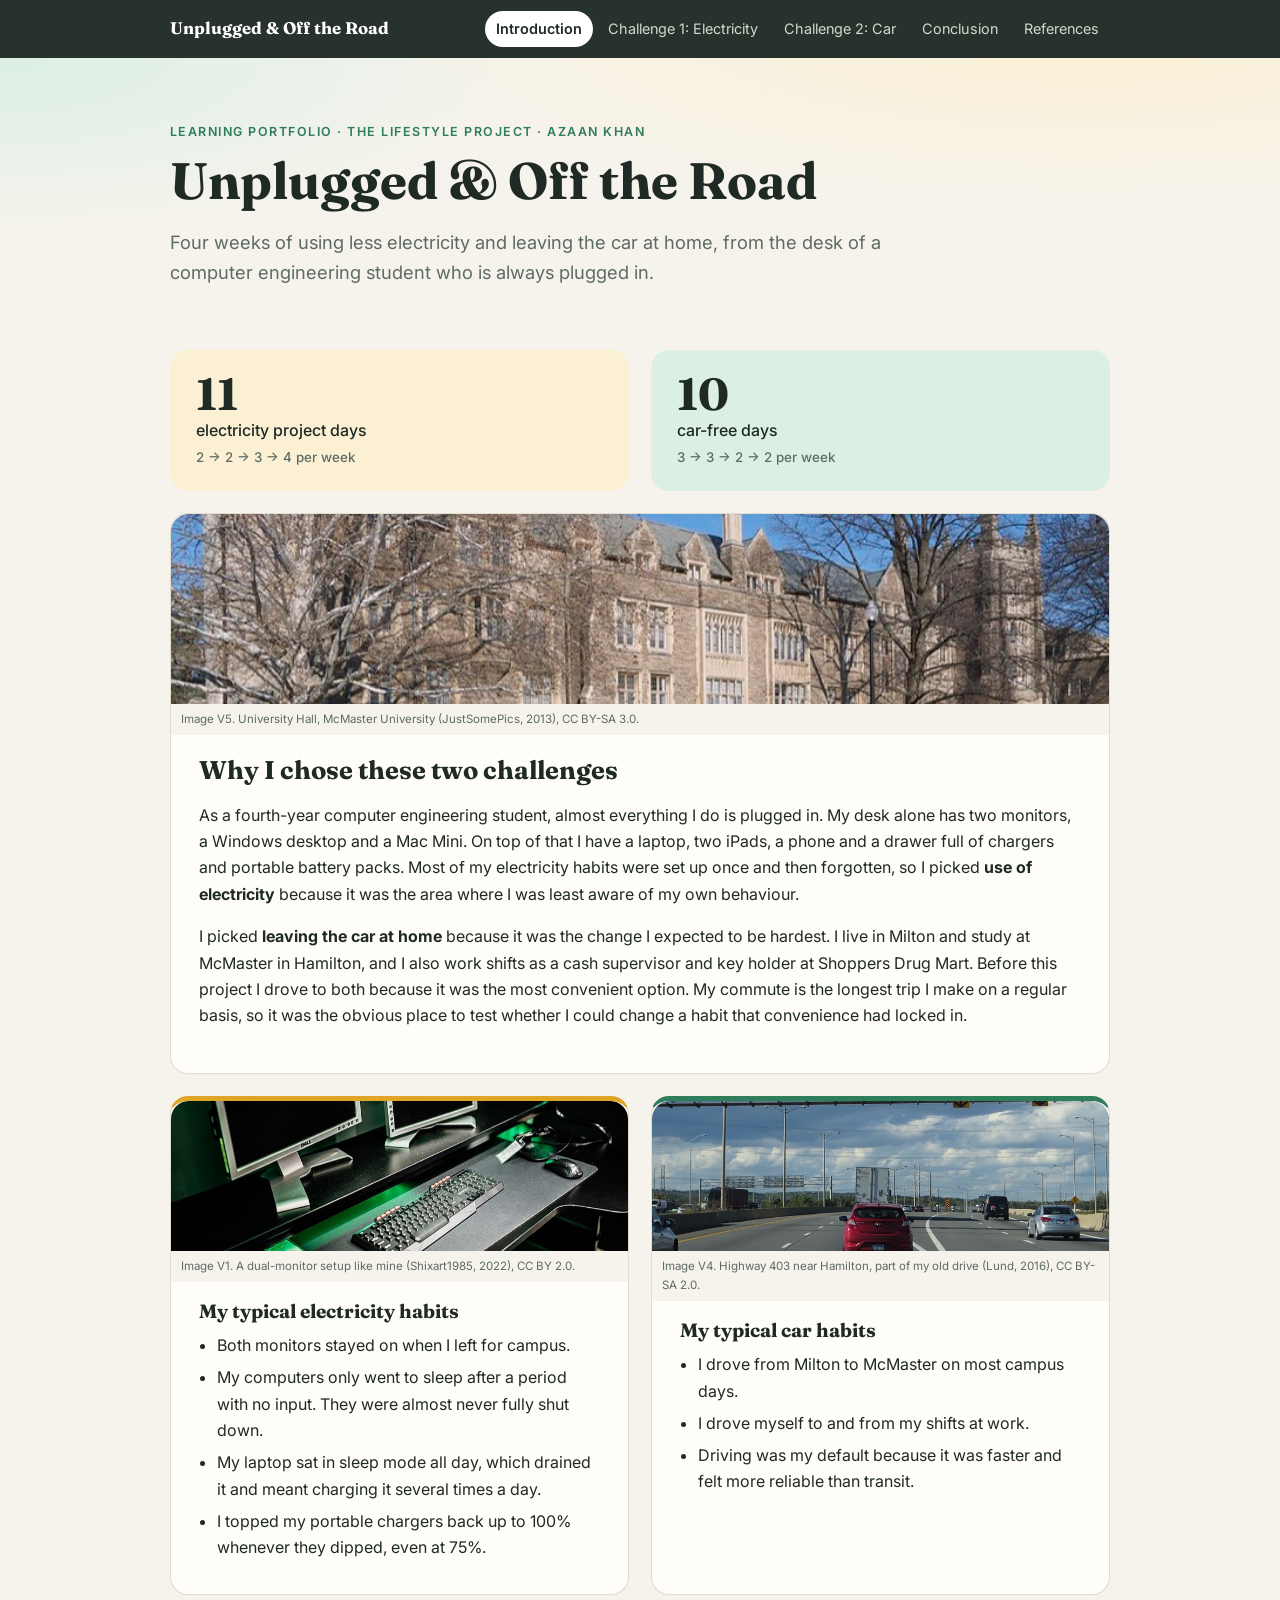
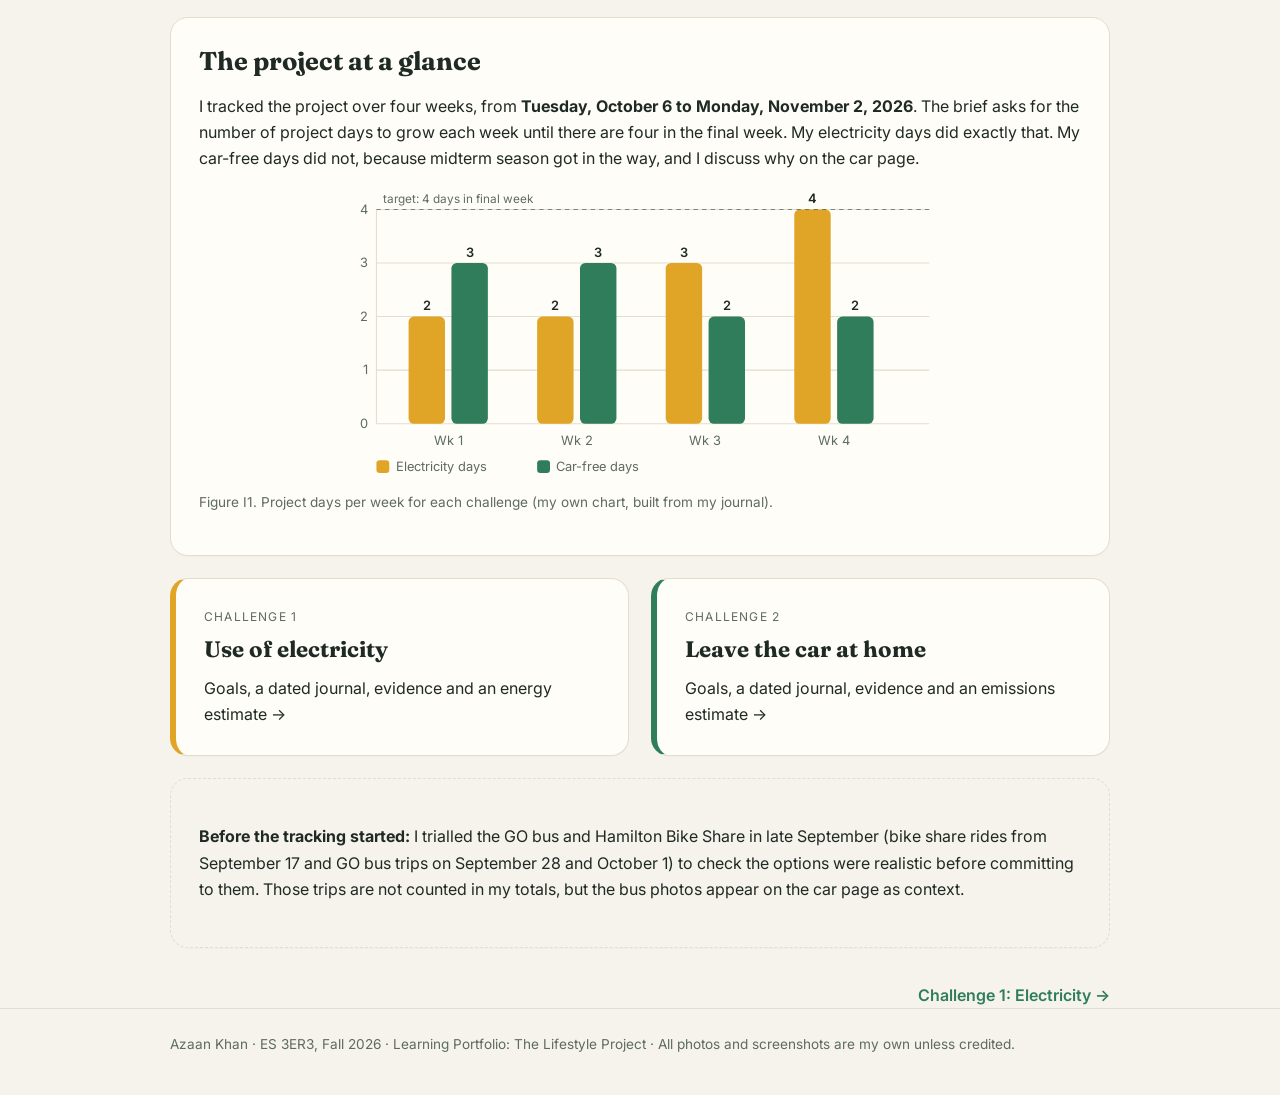
<file: index.html>
<!doctype html>
<html lang="en"><head><meta charset="utf-8"><meta name="viewport" content="width=device-width,initial-scale=1">
<title>Unplugged &amp; Off the Road | Lifestyle Project</title>
<link rel="preconnect" href="https://fonts.googleapis.com"><link rel="preconnect" href="https://fonts.gstatic.com" crossorigin>
<link href="https://fonts.googleapis.com/css2?family=Fraunces:opsz,wght@9..144,500;9..144,700&family=Inter:wght@400;500;600&display=swap" rel="stylesheet">
<link rel="stylesheet" href="style.css"></head>
<body class="a-home">
<nav class="top"><div class="wrap"><a class="brand" href="index.html">Unplugged &amp; Off the Road</a><div class="links"><a href="index.html" class="on">Introduction</a><a href="electricity.html" class="">Challenge 1: Electricity</a><a href="car.html" class="">Challenge 2: Car</a><a href="conclusion.html" class="">Conclusion</a><a href="references.html" class="">References</a></div></div></nav>
<header class="hero"><div class="wrap"><p class="kicker">Learning Portfolio &middot; The Lifestyle Project &middot; Azaan Khan</p><h1>Unplugged &amp; Off the Road</h1><p class="lede">Four weeks of using less electricity and leaving the car at home, from the desk of a computer engineering student who is always plugged in.</p></div></header>
<main class="wrap">
<section class="grid2 stats">
  <div class="stat elec"><span>11</span>electricity project days<small>2 &rarr; 2 &rarr; 3 &rarr; 4 per week</small></div>
  <div class="stat car"><span>10</span>car-free days<small>3 &rarr; 3 &rarr; 2 &rarr; 2 per week</small></div>
</section>

<section class="card">
<figure class="banner"><img src="img/v5-mcmaster.jpg" alt="University Hall at McMaster University" loading="lazy"><figcaption>Image V5. University Hall, McMaster University (JustSomePics, 2013), CC BY-SA 3.0.</figcaption></figure>
<h2>Why I chose these two challenges</h2>
<p>As a fourth-year computer engineering student, almost everything I do is plugged in. My desk alone has two monitors, a Windows desktop and a Mac Mini. On top of that I have a laptop, two iPads, a phone and a drawer full of chargers and portable battery packs. Most of my electricity habits were set up once and then forgotten, so I picked <b>use of electricity</b> because it was the area where I was least aware of my own behaviour.</p>
<p>I picked <b>leaving the car at home</b> because it was the change I expected to be hardest. I live in Milton and study at McMaster in Hamilton, and I also work shifts as a cash supervisor and key holder at Shoppers Drug Mart. Before this project I drove to both because it was the most convenient option. My commute is the longest trip I make on a regular basis, so it was the obvious place to test whether I could change a habit that convenience had locked in.</p>
</section>

<section class="grid2">
  <div class="card habit elec"><figure class="top"><img src="img/v1-monitors.jpg" alt="Two computer monitors on a desk" loading="lazy"><figcaption>Image V1. A dual-monitor setup like mine (Shixart1985, 2022), CC BY 2.0.</figcaption></figure><h3>My typical electricity habits</h3><ul>
    <li>Both monitors stayed on when I left for campus.</li>
    <li>My computers only went to sleep after a period with no input. They were almost never fully shut down.</li>
    <li>My laptop sat in sleep mode all day, which drained it and meant charging it several times a day.</li>
    <li>I topped my portable chargers back up to 100% whenever they dipped, even at 75%.</li></ul></div>
  <div class="card habit car"><figure class="top"><img src="img/v4-highway.jpg" alt="Cars on Highway 403 near Hamilton" loading="lazy"><figcaption>Image V4. Highway 403 near Hamilton, part of my old drive (Lund, 2016), CC BY-SA 2.0.</figcaption></figure><h3>My typical car habits</h3><ul>
    <li>I drove from Milton to McMaster on most campus days.</li>
    <li>I drove myself to and from my shifts at work.</li>
    <li>Driving was my default because it was faster and felt more reliable than transit.</li></ul></div>
</section>

<section class="card">
<h2>The project at a glance</h2>
<p>I tracked the project over four weeks, from <b>Tuesday, October 6 to Monday, November 2, 2026</b>. The brief asks for the number of project days to grow each week until there are four in the final week. My electricity days did exactly that. My car-free days did not, because midterm season got in the way, and I discuss why on the car page.</p>
<svg viewBox="0 0 560 270" class="chart" role="img" aria-label="Project days per week"><line x1="34" x2="550" y1="220.0" y2="220.0" class="grid"/><text x="26" y="224.0" class="ax" text-anchor="end">0</text><line x1="34" x2="550" y1="170.0" y2="170.0" class="grid"/><text x="26" y="174.0" class="ax" text-anchor="end">1</text><line x1="34" x2="550" y1="120.0" y2="120.0" class="grid"/><text x="26" y="124.0" class="ax" text-anchor="end">2</text><line x1="34" x2="550" y1="70.0" y2="70.0" class="grid"/><text x="26" y="74.0" class="ax" text-anchor="end">3</text><line x1="34" x2="550" y1="20.0" y2="20.0" class="grid"/><text x="26" y="24.0" class="ax" text-anchor="end">4</text><line x1="34" x2="34" y1="20" y2="220" class="grid"/><rect x="64" y="120.0" width="34" height="100.0" rx="5" fill="var(--elec)"/><text x="81.0" y="114.0" class="val" text-anchor="middle">2</text><rect x="104" y="70.0" width="34" height="150.0" rx="5" fill="var(--car)"/><text x="121.0" y="64.0" class="val" text-anchor="middle">3</text><text x="101" y="240" class="ax" text-anchor="middle">Wk 1</text><rect x="184" y="120.0" width="34" height="100.0" rx="5" fill="var(--elec)"/><text x="201.0" y="114.0" class="val" text-anchor="middle">2</text><rect x="224" y="70.0" width="34" height="150.0" rx="5" fill="var(--car)"/><text x="241.0" y="64.0" class="val" text-anchor="middle">3</text><text x="221" y="240" class="ax" text-anchor="middle">Wk 2</text><rect x="304" y="70.0" width="34" height="150.0" rx="5" fill="var(--elec)"/><text x="321.0" y="64.0" class="val" text-anchor="middle">3</text><rect x="344" y="120.0" width="34" height="100.0" rx="5" fill="var(--car)"/><text x="361.0" y="114.0" class="val" text-anchor="middle">2</text><text x="341" y="240" class="ax" text-anchor="middle">Wk 3</text><rect x="424" y="20.0" width="34" height="200.0" rx="5" fill="var(--elec)"/><text x="441.0" y="14.0" class="val" text-anchor="middle">4</text><rect x="464" y="120.0" width="34" height="100.0" rx="5" fill="var(--car)"/><text x="481.0" y="114.0" class="val" text-anchor="middle">2</text><text x="461" y="240" class="ax" text-anchor="middle">Wk 4</text><line x1="34" x2="550" y1="20.0" y2="20.0" class="goal"/><text x="40" y="14.0" class="goalt" text-anchor="start">target: 4 days in final week</text><rect x="34" y="254" width="12" height="12" rx="3" fill="var(--elec)"/><text x="52" y="264" class="ax">Electricity days</text><rect x="184" y="254" width="12" height="12" rx="3" fill="var(--car)"/><text x="202" y="264" class="ax">Car-free days</text></svg>
<p class="small">Figure I1. Project days per week for each challenge (my own chart, built from my journal).</p>
</section>

<section class="grid2 jump">
  <a class="card go elec" href="electricity.html"><span>Challenge 1</span><b>Use of electricity</b>Goals, a dated journal, evidence and an energy estimate &rarr;</a>
  <a class="card go car" href="car.html"><span>Challenge 2</span><b>Leave the car at home</b>Goals, a dated journal, evidence and an emissions estimate &rarr;</a>
</section>

<section class="card note">
<p><b>Before the tracking started:</b> I trialled the GO bus and Hamilton Bike Share in late September (bike share rides from September 17 and GO bus trips on September 28 and October 1) to check the options were realistic before committing to them. Those trips are not counted in my totals, but the bus photos appear on the car page as context.</p>
</section>
<div class="pager"><span></span><a href="electricity.html">Challenge 1: Electricity &rarr;</a></div></main>
<footer><div class="wrap">Azaan Khan &middot; ES 3ER3, Fall 2026 &middot; Learning Portfolio: The Lifestyle Project &middot; All photos and screenshots are my own unless credited.</div></footer>
</body></html>
</file>
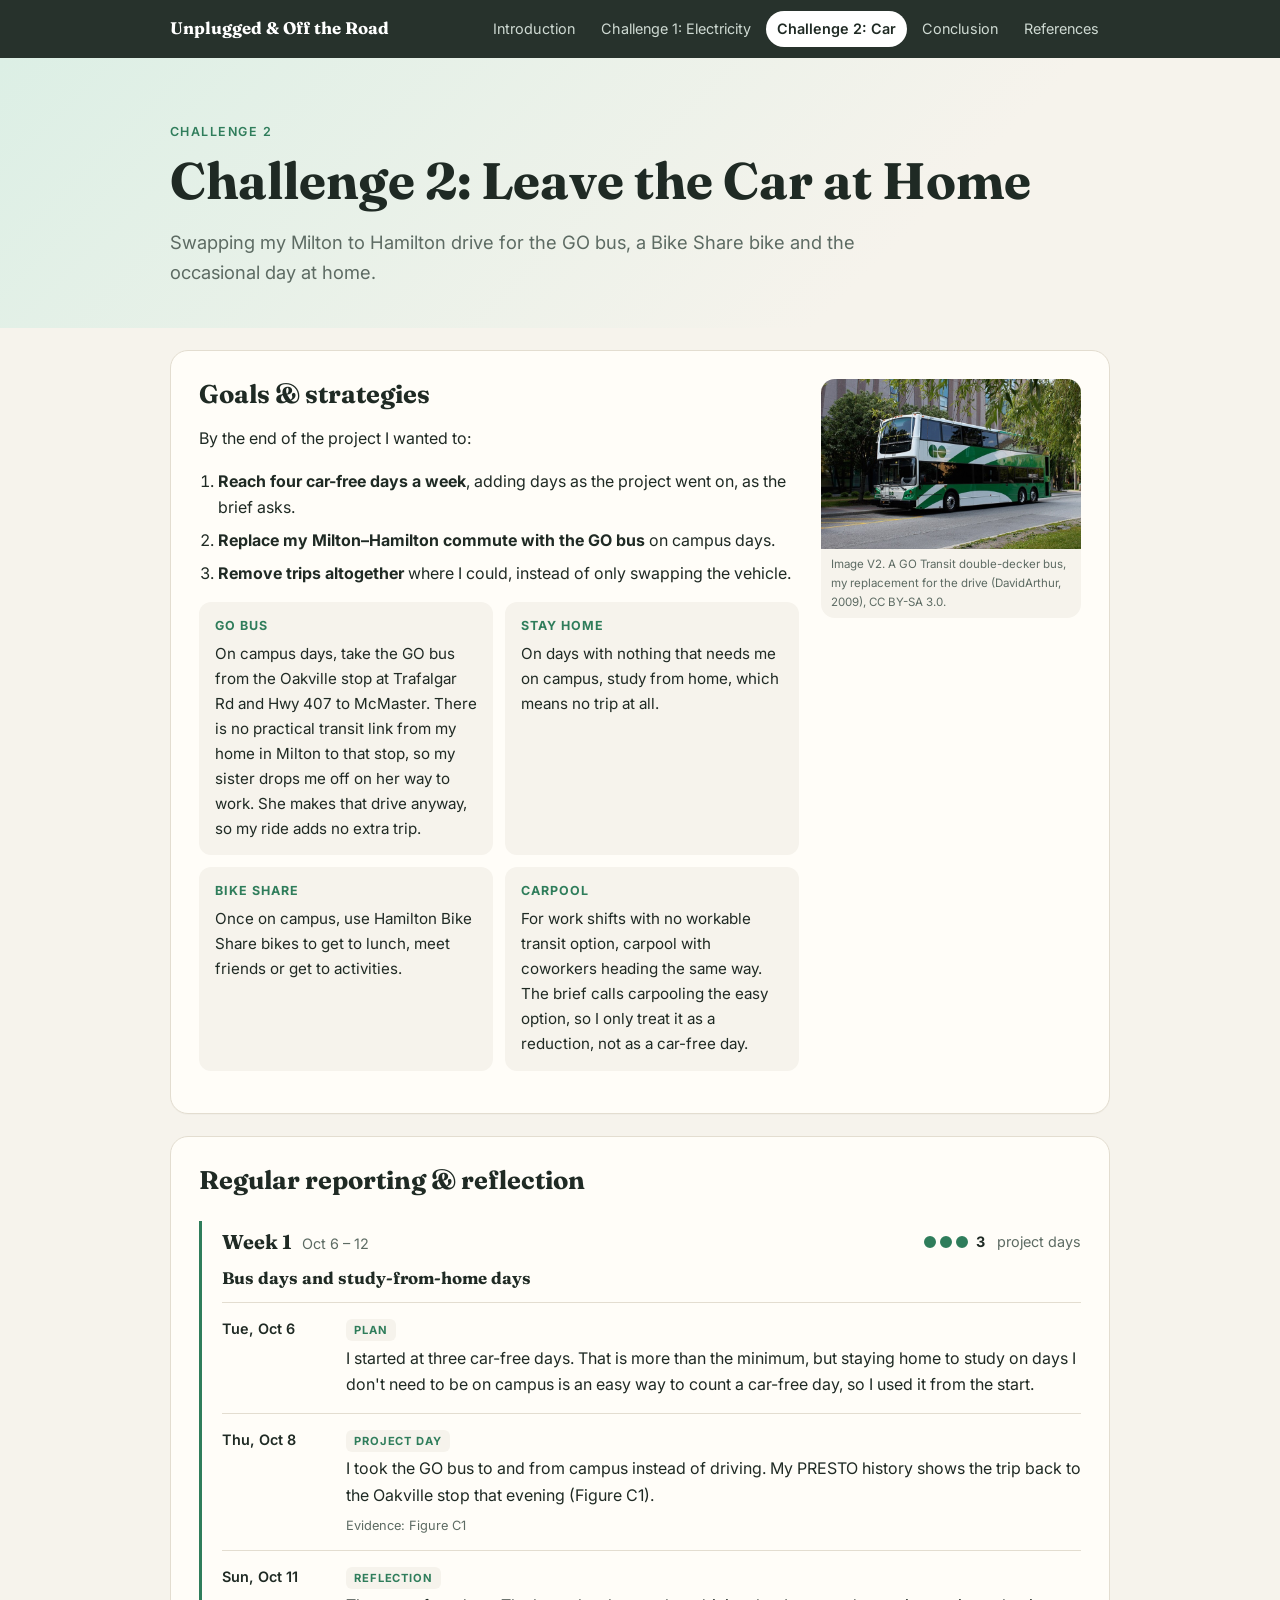
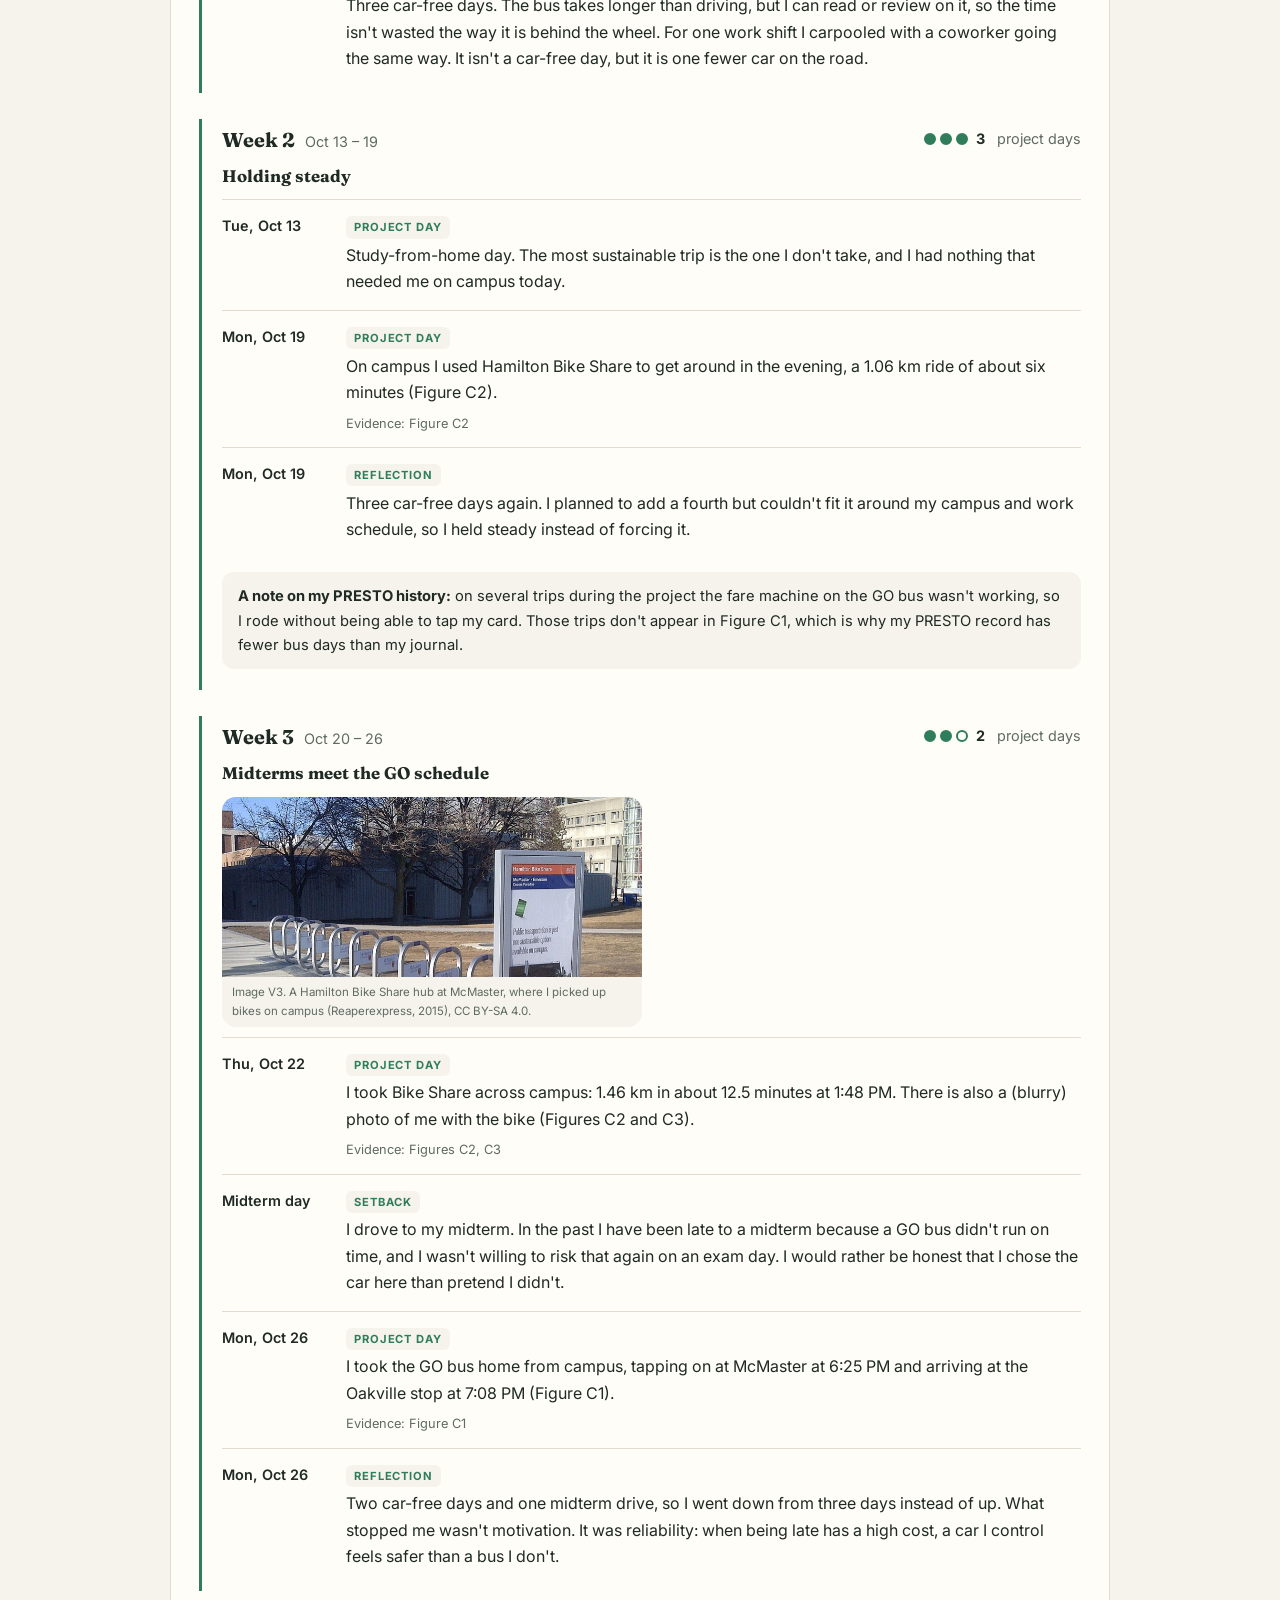
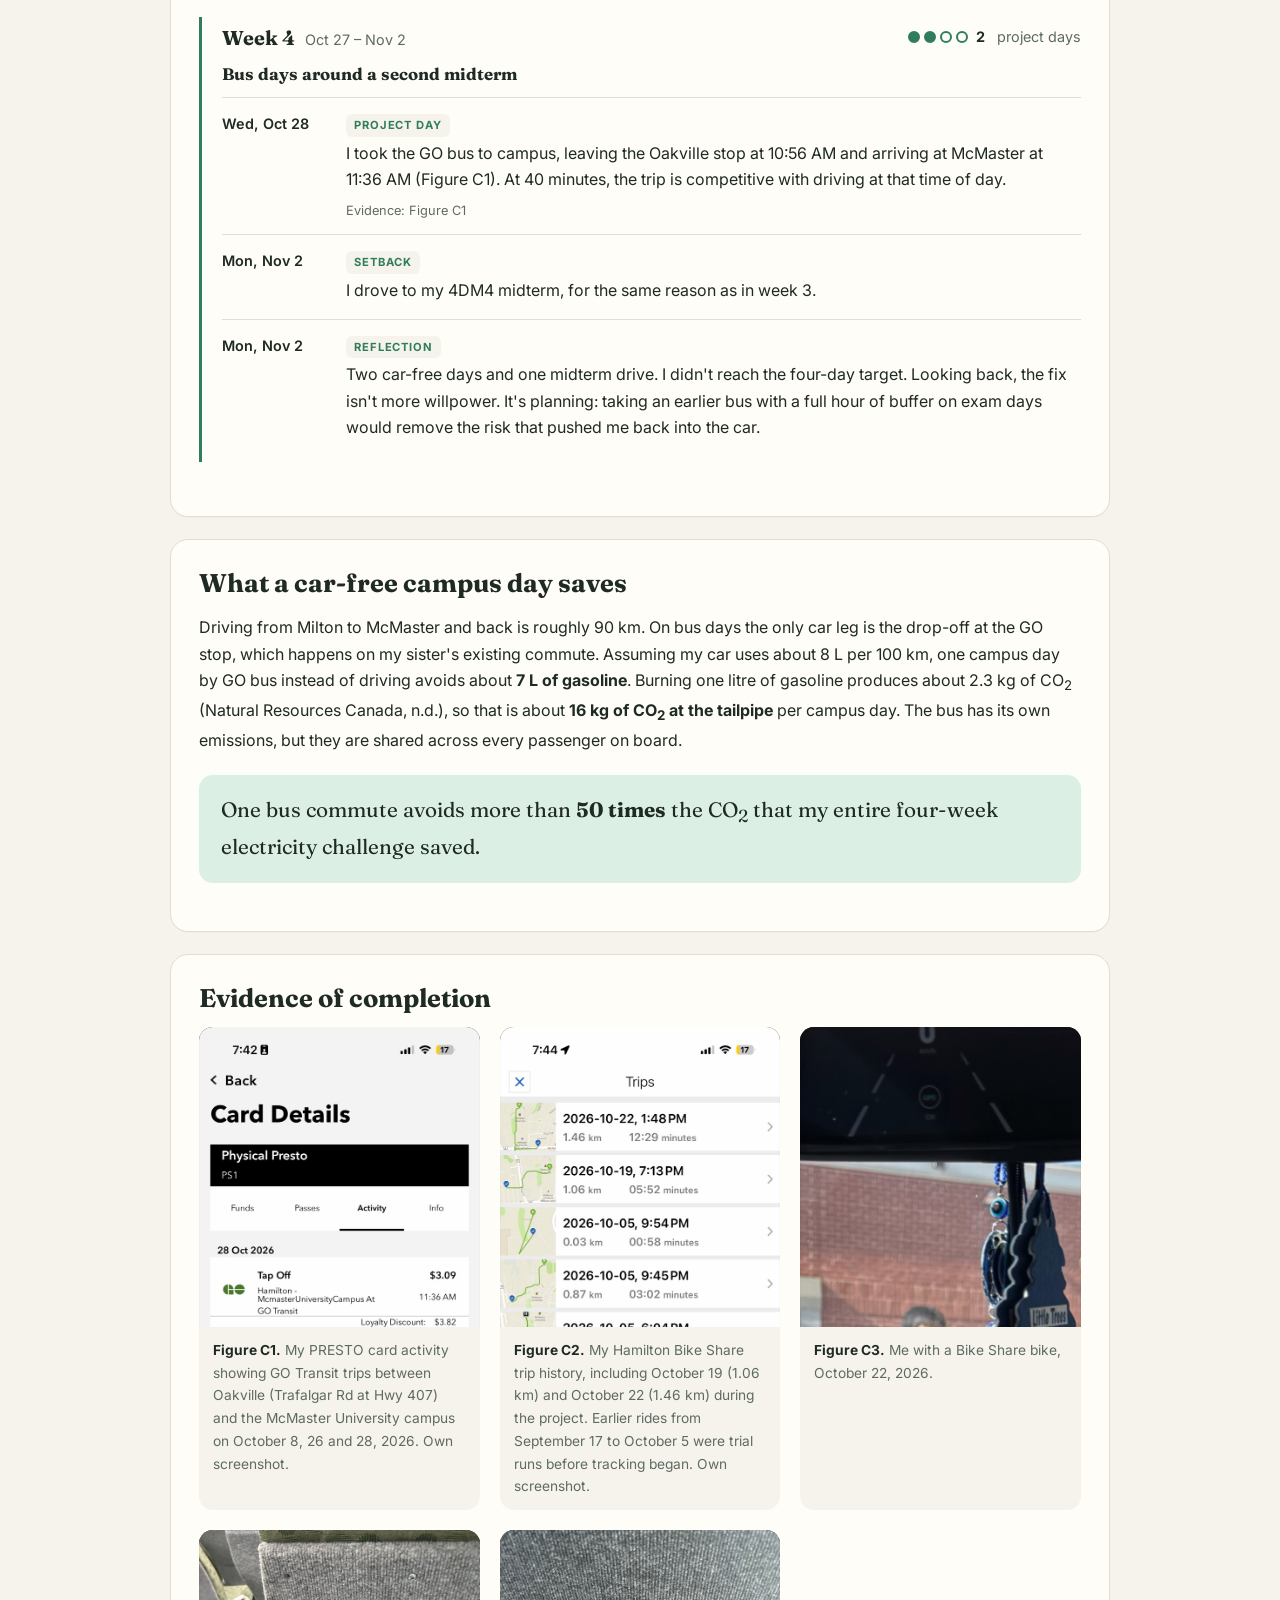
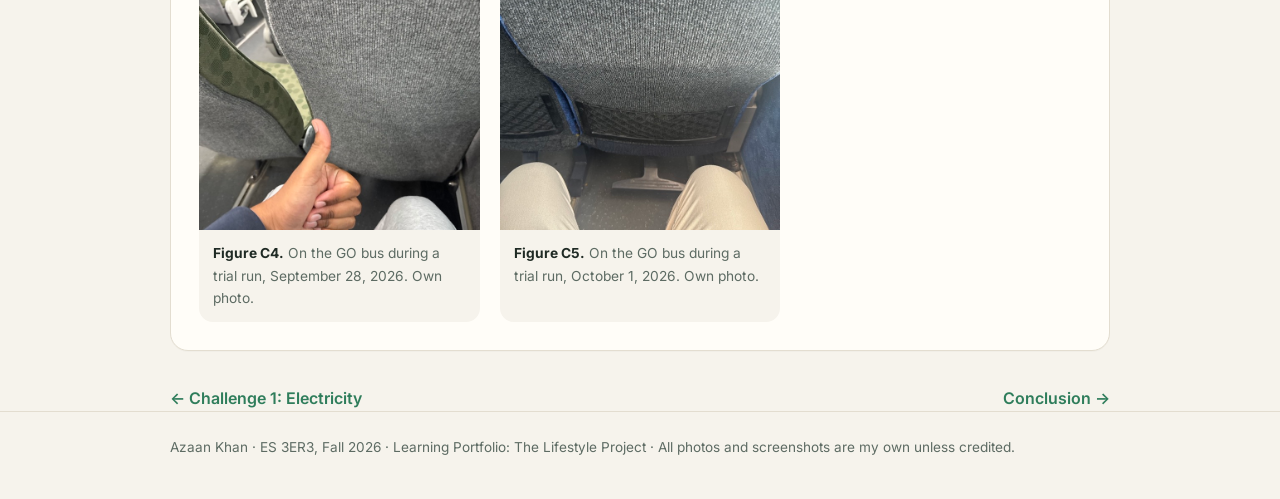
<file: car.html>
<!doctype html>
<html lang="en"><head><meta charset="utf-8"><meta name="viewport" content="width=device-width,initial-scale=1">
<title>Challenge 2: Leave the Car at Home | Lifestyle Project</title>
<link rel="preconnect" href="https://fonts.googleapis.com"><link rel="preconnect" href="https://fonts.gstatic.com" crossorigin>
<link href="https://fonts.googleapis.com/css2?family=Fraunces:opsz,wght@9..144,500;9..144,700&family=Inter:wght@400;500;600&display=swap" rel="stylesheet">
<link rel="stylesheet" href="style.css"></head>
<body class="a-car">
<nav class="top"><div class="wrap"><a class="brand" href="index.html">Unplugged &amp; Off the Road</a><div class="links"><a href="index.html" class="">Introduction</a><a href="electricity.html" class="">Challenge 1: Electricity</a><a href="car.html" class="on">Challenge 2: Car</a><a href="conclusion.html" class="">Conclusion</a><a href="references.html" class="">References</a></div></div></nav>
<header class="hero"><div class="wrap"><p class="kicker">Challenge 2</p><h1>Challenge 2: Leave the Car at Home</h1><p class="lede">Swapping my Milton to Hamilton drive for the GO bus, a Bike Share bike and the occasional day at home.</p></div></header>
<main class="wrap">
<section class="card">
<figure class="thumb"><img src="img/v2-go-bus.jpg" alt="GO Transit double-decker bus" loading="lazy"><figcaption>Image V2. A GO Transit double-decker bus, my replacement for the drive (DavidArthur, 2009), CC BY-SA 3.0.</figcaption></figure>
<h2>Goals &amp; strategies</h2>
<p>By the end of the project I wanted to:</p>
<ol class="goals">
  <li><b>Reach four car-free days a week</b>, adding days as the project went on, as the brief asks.</li>
  <li><b>Replace my Milton&ndash;Hamilton commute with the GO bus</b> on campus days.</li>
  <li><b>Remove trips altogether</b> where I could, instead of only swapping the vehicle.</li>
</ol>
<div class="steps">
  <div><span>GO bus</span>On campus days, take the GO bus from the Oakville stop at Trafalgar Rd and Hwy 407 to McMaster. There is no practical transit link from my home in Milton to that stop, so my sister drops me off on her way to work. She makes that drive anyway, so my ride adds no extra trip.</div>
  <div><span>Stay home</span>On days with nothing that needs me on campus, study from home, which means no trip at all.</div>
  <div><span>Bike share</span>Once on campus, use Hamilton Bike Share bikes to get to lunch, meet friends or get to activities.</div>
  <div><span>Carpool</span>For work shifts with no workable transit option, carpool with coworkers heading the same way. The brief calls carpooling the easy option, so I only treat it as a reduction, not as a car-free day.</div>
</div>
</section>

<section class="card">
<h2>Regular reporting &amp; reflection</h2>
<section class="week"><div class="whead"><div><span class="wnum">Week 1</span><span class="wdates">Oct 6 &ndash; 12</span></div>
<div class="score"><span class="dots"><i class="d"></i><i class="d"></i><i class="d"></i></span><b>3</b>&nbsp;project days</div></div>
<h4>Bus days and study-from-home days</h4><article class="entry"><div class="date">Tue, Oct 6</div><div class="etext"><span class="tag">Plan</span><p>I started at three car-free days. That is more than the minimum, but staying home to study on days I don't need to be on campus is an easy way to count a car-free day, so I used it from the start.</p></div></article><article class="entry"><div class="date">Thu, Oct 8</div><div class="etext"><span class="tag">Project day</span><p>I took the GO bus to and from campus instead of driving. My PRESTO history shows the trip back to the Oakville stop that evening (Figure C1).</p><span class="evref">Evidence: Figure C1</span></div></article><article class="entry"><div class="date">Sun, Oct 11</div><div class="etext"><span class="tag">Reflection</span><p>Three car-free days. The bus takes longer than driving, but I can read or review on it, so the time isn't wasted the way it is behind the wheel. For one work shift I carpooled with a coworker going the same way. It isn't a car-free day, but it is one fewer car on the road.</p></div></article></section>
<section class="week"><div class="whead"><div><span class="wnum">Week 2</span><span class="wdates">Oct 13 &ndash; 19</span></div>
<div class="score"><span class="dots"><i class="d"></i><i class="d"></i><i class="d"></i></span><b>3</b>&nbsp;project days</div></div>
<h4>Holding steady</h4><article class="entry"><div class="date">Tue, Oct 13</div><div class="etext"><span class="tag">Project day</span><p>Study-from-home day. The most sustainable trip is the one I don't take, and I had nothing that needed me on campus today.</p></div></article><article class="entry"><div class="date">Mon, Oct 19</div><div class="etext"><span class="tag">Project day</span><p>On campus I used Hamilton Bike Share to get around in the evening, a 1.06 km ride of about six minutes (Figure C2).</p><span class="evref">Evidence: Figure C2</span></div></article><article class="entry"><div class="date">Mon, Oct 19</div><div class="etext"><span class="tag">Reflection</span><p>Three car-free days again. I planned to add a fourth but couldn't fit it around my campus and work schedule, so I held steady instead of forcing it.</p></div></article><p class="wnote"><b>A note on my PRESTO history:</b> on several trips during the project the fare machine on the GO bus wasn't working, so I rode without being able to tap my card. Those trips don't appear in Figure C1, which is why my PRESTO record has fewer bus days than my journal.</p></section>
<section class="week"><div class="whead"><div><span class="wnum">Week 3</span><span class="wdates">Oct 20 &ndash; 26</span></div>
<div class="score"><span class="dots"><i class="d"></i><i class="d"></i><i class=""></i></span><b>2</b>&nbsp;project days</div></div>
<h4>Midterms meet the GO schedule</h4><figure class="inline"><img src="img/v3-bikeshare-mcmaster.jpg" alt="Hamilton Bike Share hub at McMaster" loading="lazy"><figcaption>Image V3. A Hamilton Bike Share hub at McMaster, where I picked up bikes on campus (Reaperexpress, 2015), CC BY-SA 4.0.</figcaption></figure><article class="entry"><div class="date">Thu, Oct 22</div><div class="etext"><span class="tag">Project day</span><p>I took Bike Share across campus: 1.46 km in about 12.5 minutes at 1:48 PM. There is also a (blurry) photo of me with the bike (Figures C2 and C3).</p><span class="evref">Evidence: Figures C2, C3</span></div></article><article class="entry"><div class="date">Midterm day</div><div class="etext"><span class="tag">Setback</span><p>I drove to my midterm. In the past I have been late to a midterm because a GO bus didn't run on time, and I wasn't willing to risk that again on an exam day. I would rather be honest that I chose the car here than pretend I didn't.</p></div></article><article class="entry"><div class="date">Mon, Oct 26</div><div class="etext"><span class="tag">Project day</span><p>I took the GO bus home from campus, tapping on at McMaster at 6:25 PM and arriving at the Oakville stop at 7:08 PM (Figure C1).</p><span class="evref">Evidence: Figure C1</span></div></article><article class="entry"><div class="date">Mon, Oct 26</div><div class="etext"><span class="tag">Reflection</span><p>Two car-free days and one midterm drive, so I went down from three days instead of up. What stopped me wasn't motivation. It was reliability: when being late has a high cost, a car I control feels safer than a bus I don't.</p></div></article></section>
<section class="week"><div class="whead"><div><span class="wnum">Week 4</span><span class="wdates">Oct 27 &ndash; Nov 2</span></div>
<div class="score"><span class="dots"><i class="d"></i><i class="d"></i><i class=""></i><i class=""></i></span><b>2</b>&nbsp;project days</div></div>
<h4>Bus days around a second midterm</h4><article class="entry"><div class="date">Wed, Oct 28</div><div class="etext"><span class="tag">Project day</span><p>I took the GO bus to campus, leaving the Oakville stop at 10:56 AM and arriving at McMaster at 11:36 AM (Figure C1). At 40 minutes, the trip is competitive with driving at that time of day.</p><span class="evref">Evidence: Figure C1</span></div></article><article class="entry"><div class="date">Mon, Nov 2</div><div class="etext"><span class="tag">Setback</span><p>I drove to my 4DM4 midterm, for the same reason as in week 3.</p></div></article><article class="entry"><div class="date">Mon, Nov 2</div><div class="etext"><span class="tag">Reflection</span><p>Two car-free days and one midterm drive. I didn't reach the four-day target. Looking back, the fix isn't more willpower. It's planning: taking an earlier bus with a full hour of buffer on exam days would remove the risk that pushed me back into the car.</p></div></article></section>
</section>

<section class="card">
<h2>What a car-free campus day saves</h2>
<p>Driving from Milton to McMaster and back is roughly 90&nbsp;km. On bus days the only car leg is the drop-off at the GO stop, which happens on my sister's existing commute. Assuming my car uses about 8&nbsp;L per 100&nbsp;km, one campus day by GO bus instead of driving avoids about <b>7&nbsp;L of gasoline</b>. Burning one litre of gasoline produces about 2.3&nbsp;kg of CO<sub>2</sub> (Natural Resources Canada, n.d.), so that is about <b>16&nbsp;kg of CO<sub>2</sub> at the tailpipe</b> per campus day. The bus has its own emissions, but they are shared across every passenger on board.</p>
<p class="callout">One bus commute avoids more than <b>50 times</b> the CO<sub>2</sub> that my entire four-week electricity challenge saved.</p>
</section>

<section class="card">
<h2>Evidence of completion</h2>
<div class="gallery">
<figure id="C1"><a href="img/c1-presto.jpg" target="_blank"><img src="img/c1-presto.jpg" alt="PRESTO card activity with GO Transit taps" loading="lazy"></a><figcaption><b>Figure C1.</b> My PRESTO card activity showing GO Transit trips between Oakville (Trafalgar Rd at Hwy 407) and the McMaster University campus on October 8, 26 and 28, 2026. Own screenshot.</figcaption></figure>
<figure id="C2"><a href="img/c2-bikeshare.jpg" target="_blank"><img src="img/c2-bikeshare.jpg" alt="Bike share trip history list" loading="lazy"></a><figcaption><b>Figure C2.</b> My Hamilton Bike Share trip history, including October 19 (1.06 km) and October 22 (1.46 km) during the project. Earlier rides from September 17 to October 5 were trial runs before tracking began. Own screenshot.</figcaption></figure>
<figure id="C3"><a href="img/c3-bike-photo.jpg" target="_blank"><img src="img/c3-bike-photo.jpg" alt="Azaan with a bike share bike" loading="lazy"></a><figcaption><b>Figure C3.</b> Me with a Bike Share bike, October 22, 2026.</figcaption></figure>
<figure id="C4"><a href="img/c4-go-sep28.jpg" target="_blank"><img src="img/c4-go-sep28.jpg" alt="View from a GO bus seat" loading="lazy"></a><figcaption><b>Figure C4.</b> On the GO bus during a trial run, September 28, 2026. Own photo.</figcaption></figure>
<figure id="C5"><a href="img/c5-go-oct1.jpg" target="_blank"><img src="img/c5-go-oct1.jpg" alt="View from a GO bus seat" loading="lazy"></a><figcaption><b>Figure C5.</b> On the GO bus during a trial run, October 1, 2026. Own photo.</figcaption></figure>
</div>
</section>
<div class="pager"><a href="electricity.html">&larr; Challenge 1: Electricity</a><a href="conclusion.html">Conclusion &rarr;</a></div></main>
<footer><div class="wrap">Azaan Khan &middot; ES 3ER3, Fall 2026 &middot; Learning Portfolio: The Lifestyle Project &middot; All photos and screenshots are my own unless credited.</div></footer>
</body></html>
</file>
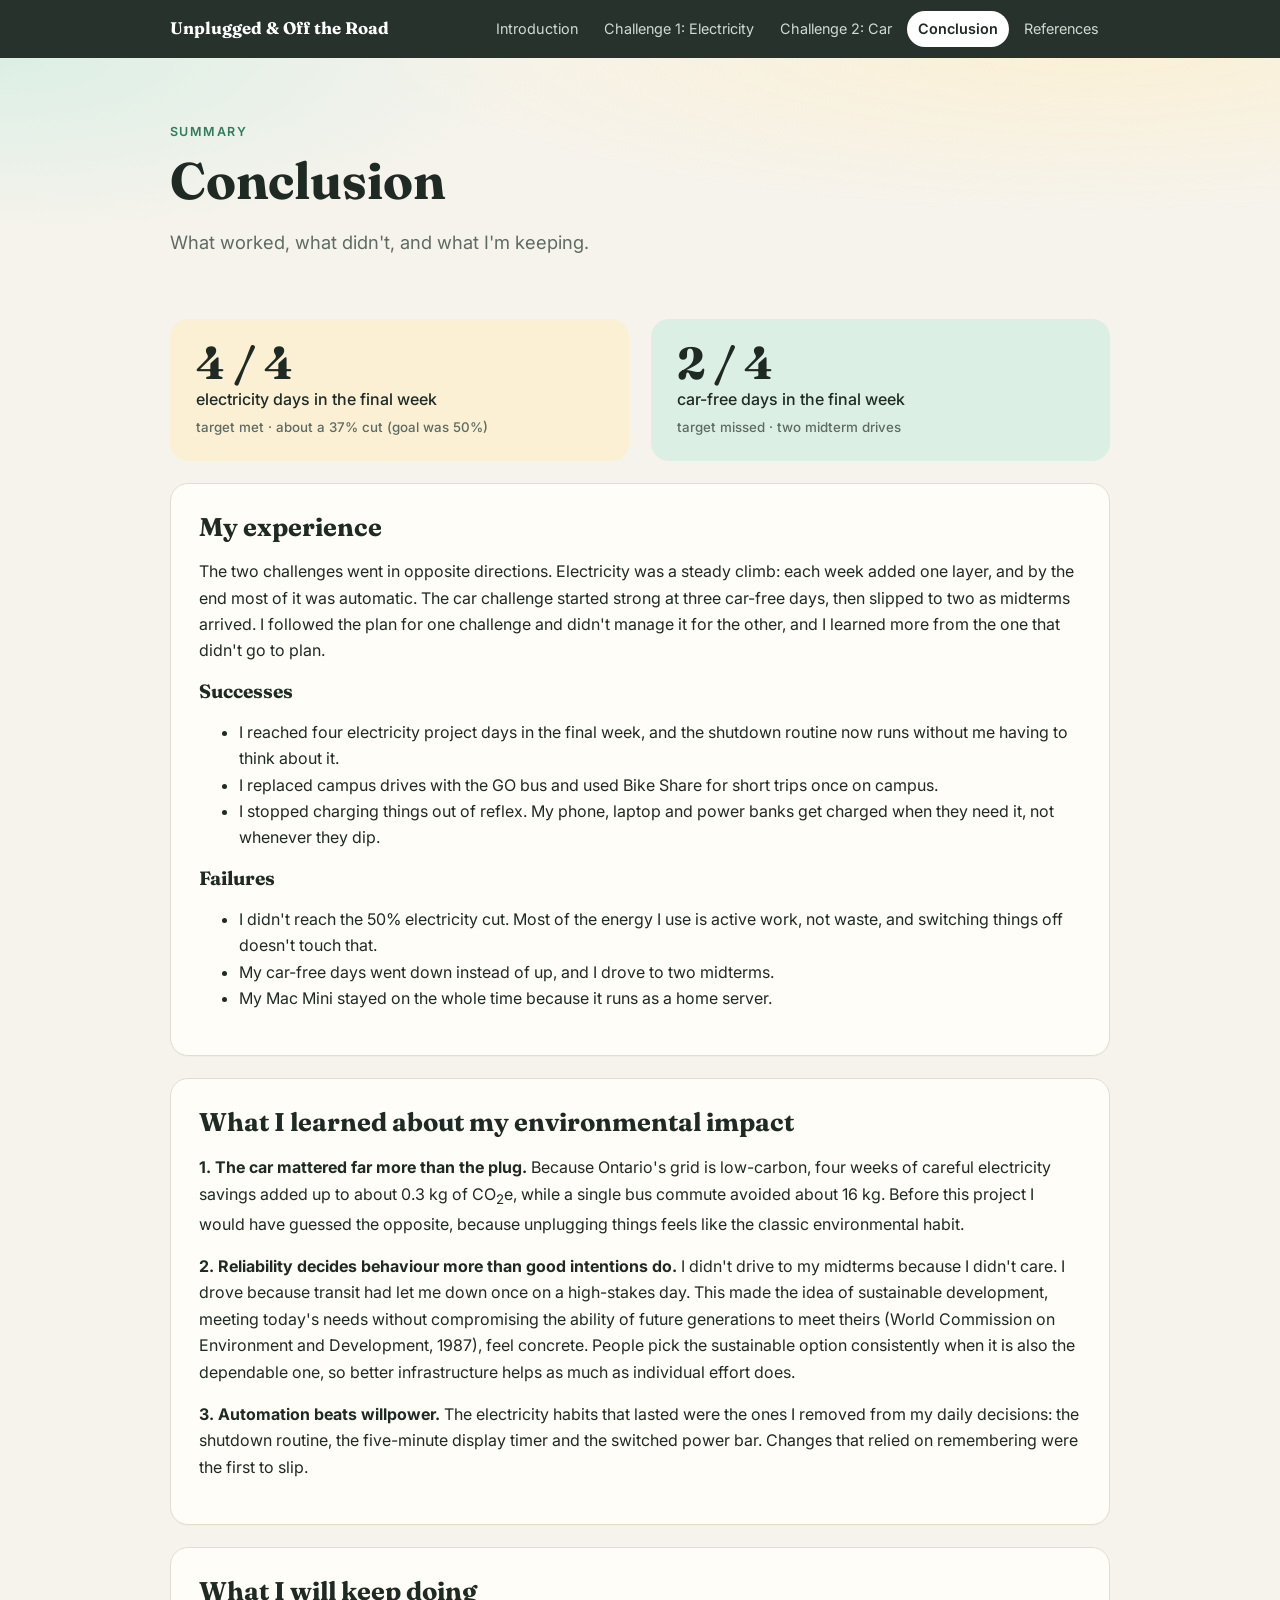
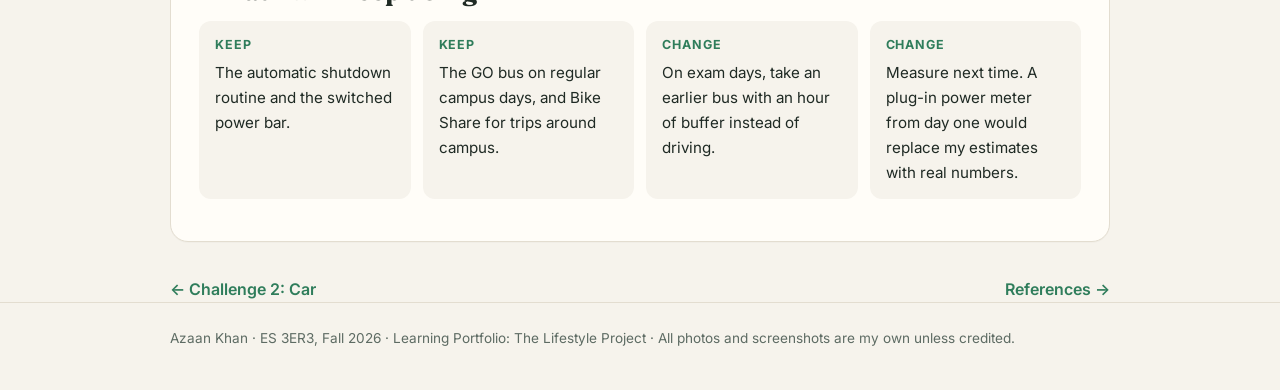
<file: conclusion.html>
<!doctype html>
<html lang="en"><head><meta charset="utf-8"><meta name="viewport" content="width=device-width,initial-scale=1">
<title>Conclusion | Lifestyle Project</title>
<link rel="preconnect" href="https://fonts.googleapis.com"><link rel="preconnect" href="https://fonts.gstatic.com" crossorigin>
<link href="https://fonts.googleapis.com/css2?family=Fraunces:opsz,wght@9..144,500;9..144,700&family=Inter:wght@400;500;600&display=swap" rel="stylesheet">
<link rel="stylesheet" href="style.css"></head>
<body class="a-home">
<nav class="top"><div class="wrap"><a class="brand" href="index.html">Unplugged &amp; Off the Road</a><div class="links"><a href="index.html" class="">Introduction</a><a href="electricity.html" class="">Challenge 1: Electricity</a><a href="car.html" class="">Challenge 2: Car</a><a href="conclusion.html" class="on">Conclusion</a><a href="references.html" class="">References</a></div></div></nav>
<header class="hero"><div class="wrap"><p class="kicker">Summary</p><h1>Conclusion</h1><p class="lede">What worked, what didn't, and what I'm keeping.</p></div></header>
<main class="wrap">
<section class="grid2 stats">
  <div class="stat elec"><span>4 / 4</span>electricity days in the final week<small>target met &middot; about a 37% cut (goal was 50%)</small></div>
  <div class="stat car"><span>2 / 4</span>car-free days in the final week<small>target missed &middot; two midterm drives</small></div>
</section>

<section class="card">
<h2>My experience</h2>
<p>The two challenges went in opposite directions. Electricity was a steady climb: each week added one layer, and by the end most of it was automatic. The car challenge started strong at three car-free days, then slipped to two as midterms arrived. I followed the plan for one challenge and didn't manage it for the other, and I learned more from the one that didn't go to plan.</p>
<h3>Successes</h3>
<ul>
  <li>I reached four electricity project days in the final week, and the shutdown routine now runs without me having to think about it.</li>
  <li>I replaced campus drives with the GO bus and used Bike Share for short trips once on campus.</li>
  <li>I stopped charging things out of reflex. My phone, laptop and power banks get charged when they need it, not whenever they dip.</li>
</ul>
<h3>Failures</h3>
<ul>
  <li>I didn't reach the 50% electricity cut. Most of the energy I use is active work, not waste, and switching things off doesn't touch that.</li>
  <li>My car-free days went down instead of up, and I drove to two midterms.</li>
  <li>My Mac Mini stayed on the whole time because it runs as a home server.</li>
</ul>
</section>

<section class="card">
<h2>What I learned about my environmental impact</h2>
<p><b>1. The car mattered far more than the plug.</b> Because Ontario's grid is low-carbon, four weeks of careful electricity savings added up to about 0.3&nbsp;kg of CO<sub>2</sub>e, while a single bus commute avoided about 16&nbsp;kg. Before this project I would have guessed the opposite, because unplugging things feels like the classic environmental habit.</p>
<p><b>2. Reliability decides behaviour more than good intentions do.</b> I didn't drive to my midterms because I didn't care. I drove because transit had let me down once on a high-stakes day. This made the idea of sustainable development, meeting today's needs without compromising the ability of future generations to meet theirs (World Commission on Environment and Development, 1987), feel concrete. People pick the sustainable option consistently when it is also the dependable one, so better infrastructure helps as much as individual effort does.</p>
<p><b>3. Automation beats willpower.</b> The electricity habits that lasted were the ones I removed from my daily decisions: the shutdown routine, the five-minute display timer and the switched power bar. Changes that relied on remembering were the first to slip.</p>
</section>

<section class="card">
<h2>What I will keep doing</h2>
<div class="steps">
  <div><span>Keep</span>The automatic shutdown routine and the switched power bar.</div>
  <div><span>Keep</span>The GO bus on regular campus days, and Bike Share for trips around campus.</div>
  <div><span>Change</span>On exam days, take an earlier bus with an hour of buffer instead of driving.</div>
  <div><span>Change</span>Measure next time. A plug-in power meter from day one would replace my estimates with real numbers.</div>
</div>
</section>
<div class="pager"><a href="car.html">&larr; Challenge 2: Car</a><a href="references.html">References &rarr;</a></div></main>
<footer><div class="wrap">Azaan Khan &middot; ES 3ER3, Fall 2026 &middot; Learning Portfolio: The Lifestyle Project &middot; All photos and screenshots are my own unless credited.</div></footer>
</body></html>
</file>
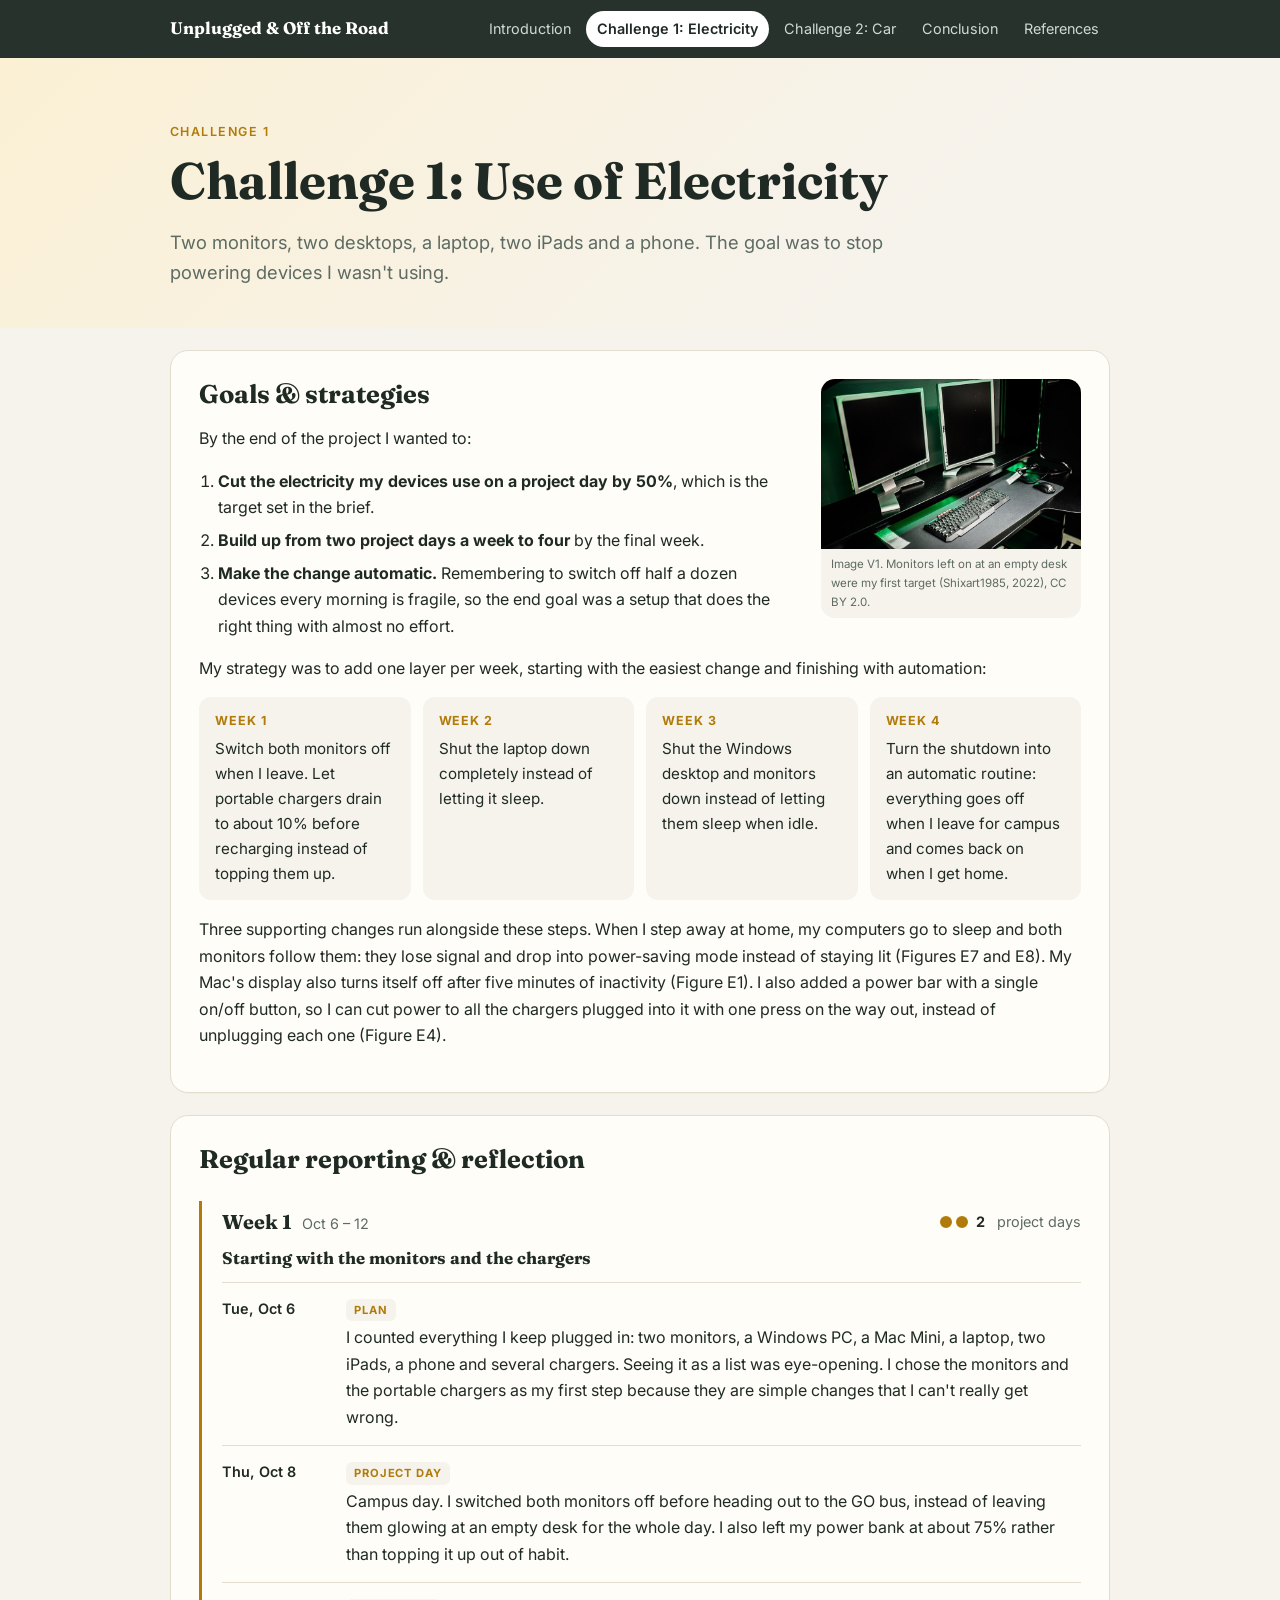
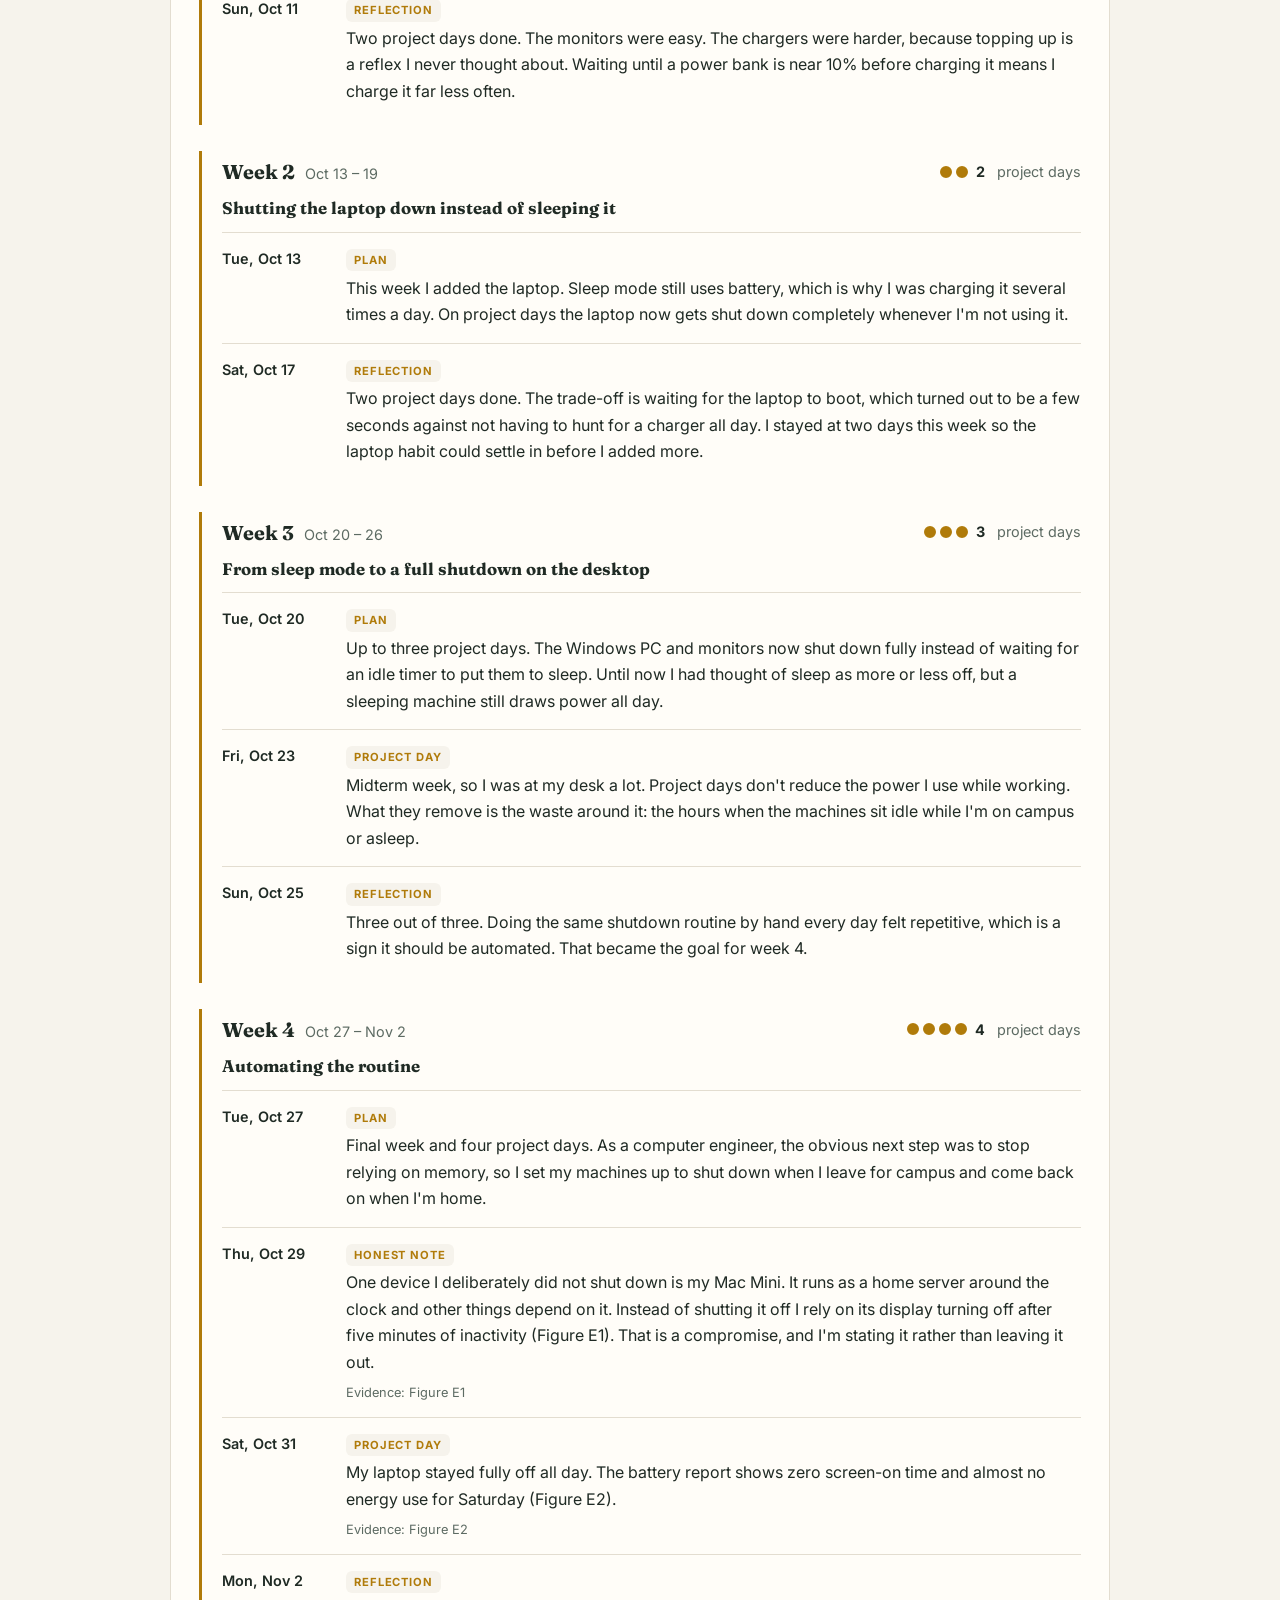
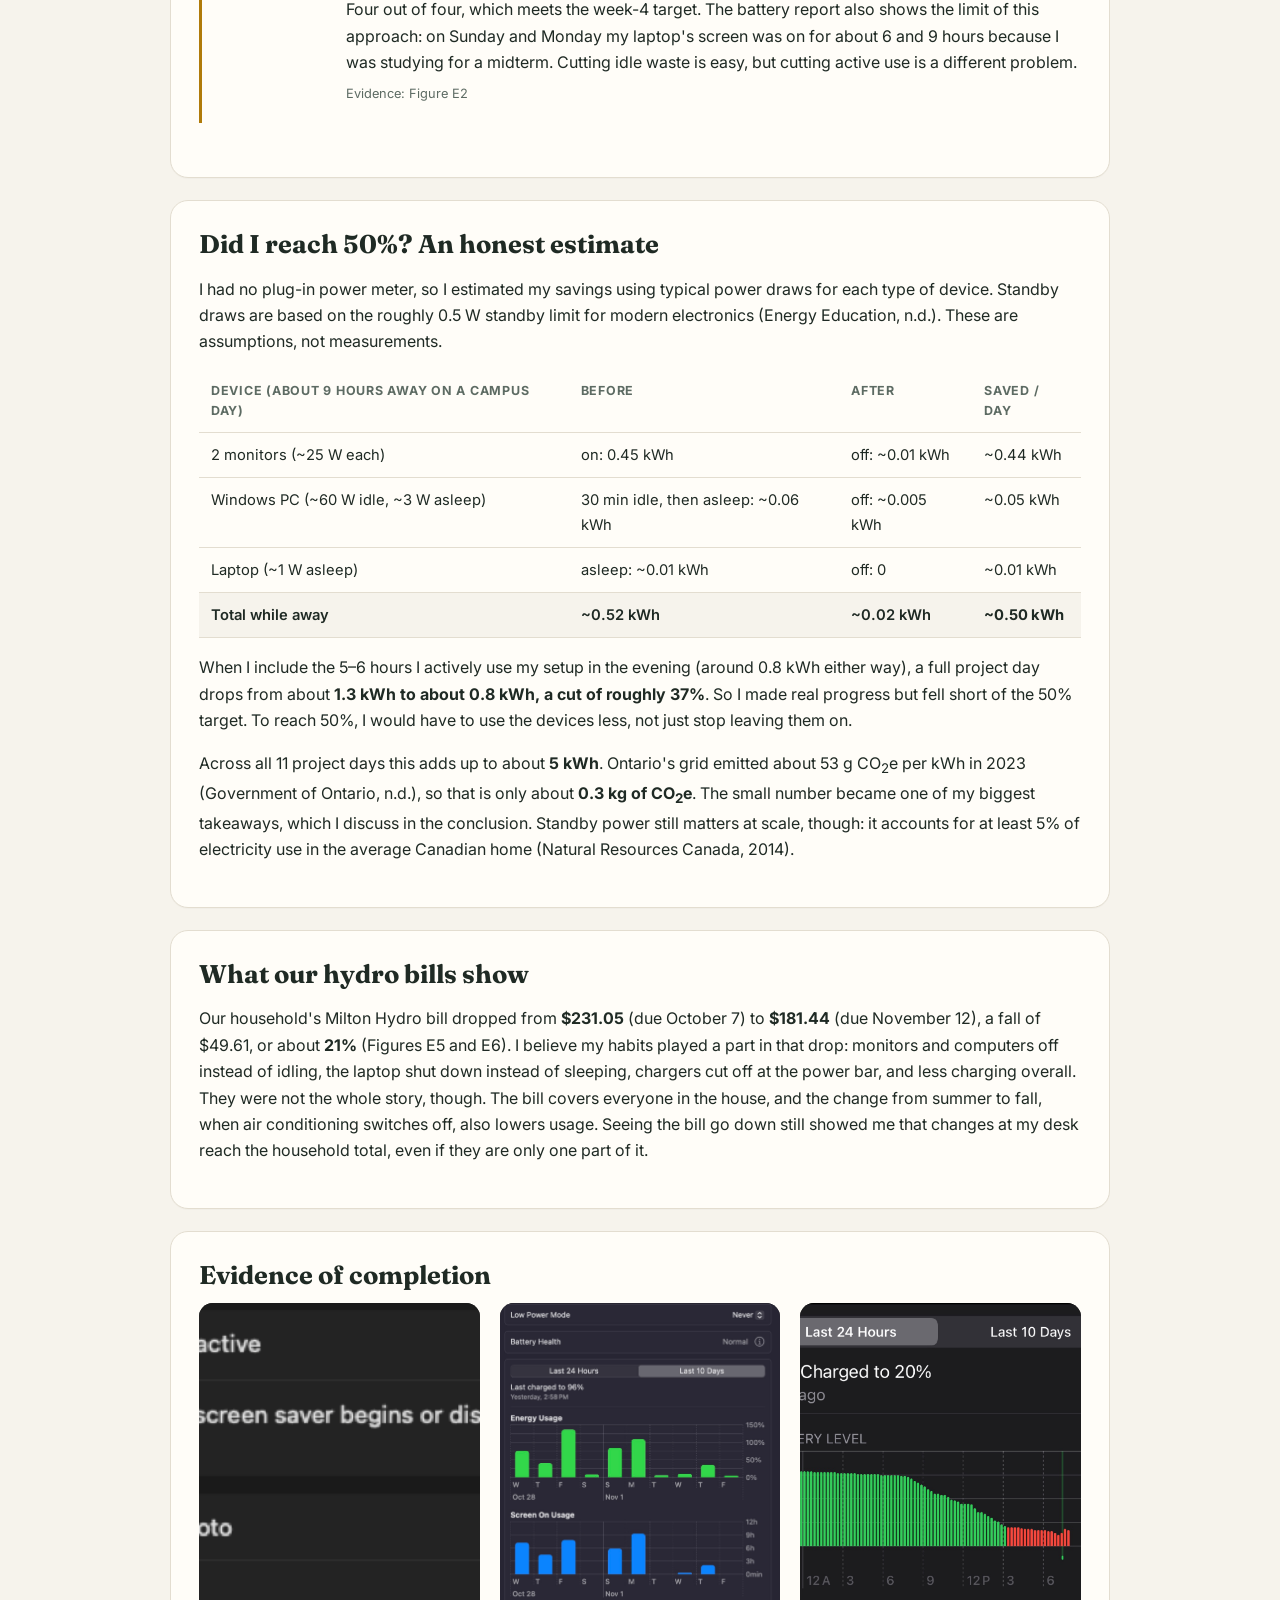
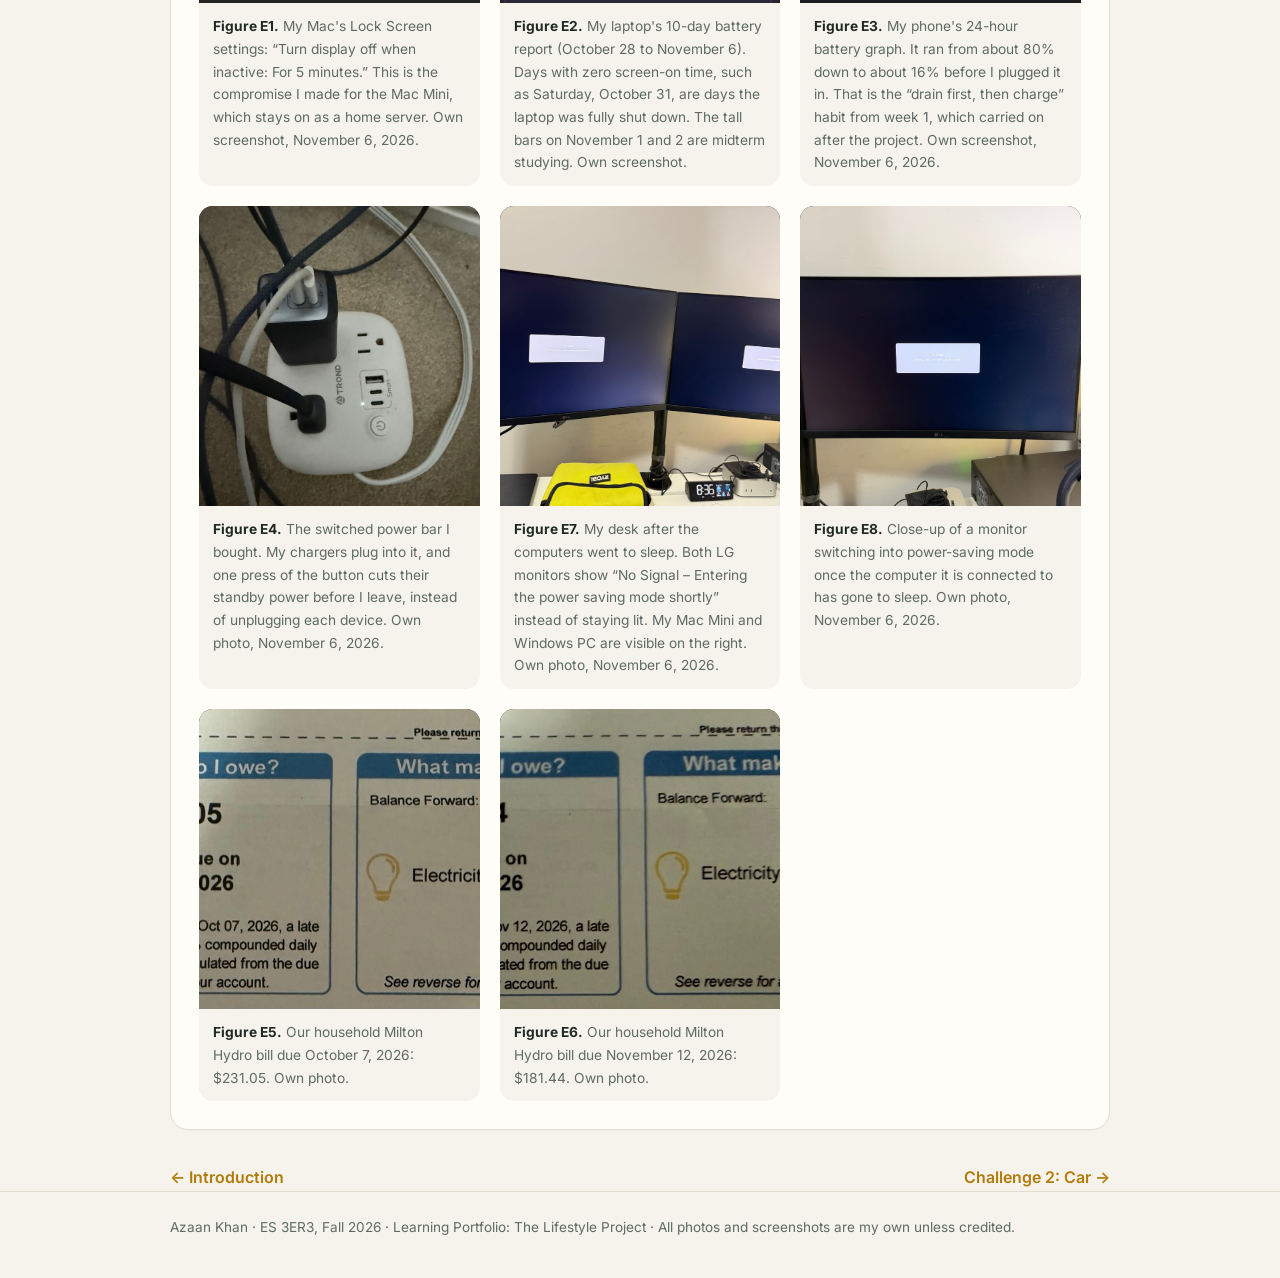
<file: electricity.html>
<!doctype html>
<html lang="en"><head><meta charset="utf-8"><meta name="viewport" content="width=device-width,initial-scale=1">
<title>Challenge 1: Use of Electricity | Lifestyle Project</title>
<link rel="preconnect" href="https://fonts.googleapis.com"><link rel="preconnect" href="https://fonts.gstatic.com" crossorigin>
<link href="https://fonts.googleapis.com/css2?family=Fraunces:opsz,wght@9..144,500;9..144,700&family=Inter:wght@400;500;600&display=swap" rel="stylesheet">
<link rel="stylesheet" href="style.css"></head>
<body class="a-elec">
<nav class="top"><div class="wrap"><a class="brand" href="index.html">Unplugged &amp; Off the Road</a><div class="links"><a href="index.html" class="">Introduction</a><a href="electricity.html" class="on">Challenge 1: Electricity</a><a href="car.html" class="">Challenge 2: Car</a><a href="conclusion.html" class="">Conclusion</a><a href="references.html" class="">References</a></div></div></nav>
<header class="hero"><div class="wrap"><p class="kicker">Challenge 1</p><h1>Challenge 1: Use of Electricity</h1><p class="lede">Two monitors, two desktops, a laptop, two iPads and a phone. The goal was to stop powering devices I wasn't using.</p></div></header>
<main class="wrap">
<section class="card">
<figure class="thumb"><img src="img/v1-monitors.jpg" alt="Two computer monitors on a desk" loading="lazy"><figcaption>Image V1. Monitors left on at an empty desk were my first target (Shixart1985, 2022), CC BY 2.0.</figcaption></figure>
<h2>Goals &amp; strategies</h2>
<p>By the end of the project I wanted to:</p>
<ol class="goals">
  <li><b>Cut the electricity my devices use on a project day by 50%</b>, which is the target set in the brief.</li>
  <li><b>Build up from two project days a week to four</b> by the final week.</li>
  <li><b>Make the change automatic.</b> Remembering to switch off half a dozen devices every morning is fragile, so the end goal was a setup that does the right thing with almost no effort.</li>
</ol>
<p>My strategy was to add one layer per week, starting with the easiest change and finishing with automation:</p>
<div class="steps">
  <div><span>Week 1</span>Switch both monitors off when I leave. Let portable chargers drain to about 10% before recharging instead of topping them up.</div>
  <div><span>Week 2</span>Shut the laptop down completely instead of letting it sleep.</div>
  <div><span>Week 3</span>Shut the Windows desktop and monitors down instead of letting them sleep when idle.</div>
  <div><span>Week 4</span>Turn the shutdown into an automatic routine: everything goes off when I leave for campus and comes back on when I get home.</div>
</div>
<p>Three supporting changes run alongside these steps. When I step away at home, my computers go to sleep and both monitors follow them: they lose signal and drop into power-saving mode instead of staying lit (Figures E7 and E8). My Mac's display also turns itself off after five minutes of inactivity (Figure E1). I also added a power bar with a single on/off button, so I can cut power to all the chargers plugged into it with one press on the way out, instead of unplugging each one (Figure E4).</p>
</section>

<section class="card">
<h2>Regular reporting &amp; reflection</h2>
<section class="week"><div class="whead"><div><span class="wnum">Week 1</span><span class="wdates">Oct 6 &ndash; 12</span></div>
<div class="score"><span class="dots"><i class="d"></i><i class="d"></i></span><b>2</b>&nbsp;project days</div></div>
<h4>Starting with the monitors and the chargers</h4><article class="entry"><div class="date">Tue, Oct 6</div><div class="etext"><span class="tag">Plan</span><p>I counted everything I keep plugged in: two monitors, a Windows PC, a Mac Mini, a laptop, two iPads, a phone and several chargers. Seeing it as a list was eye-opening. I chose the monitors and the portable chargers as my first step because they are simple changes that I can't really get wrong.</p></div></article><article class="entry"><div class="date">Thu, Oct 8</div><div class="etext"><span class="tag">Project day</span><p>Campus day. I switched both monitors off before heading out to the GO bus, instead of leaving them glowing at an empty desk for the whole day. I also left my power bank at about 75% rather than topping it up out of habit.</p></div></article><article class="entry"><div class="date">Sun, Oct 11</div><div class="etext"><span class="tag">Reflection</span><p>Two project days done. The monitors were easy. The chargers were harder, because topping up is a reflex I never thought about. Waiting until a power bank is near 10% before charging it means I charge it far less often.</p></div></article></section>
<section class="week"><div class="whead"><div><span class="wnum">Week 2</span><span class="wdates">Oct 13 &ndash; 19</span></div>
<div class="score"><span class="dots"><i class="d"></i><i class="d"></i></span><b>2</b>&nbsp;project days</div></div>
<h4>Shutting the laptop down instead of sleeping it</h4><article class="entry"><div class="date">Tue, Oct 13</div><div class="etext"><span class="tag">Plan</span><p>This week I added the laptop. Sleep mode still uses battery, which is why I was charging it several times a day. On project days the laptop now gets shut down completely whenever I'm not using it.</p></div></article><article class="entry"><div class="date">Sat, Oct 17</div><div class="etext"><span class="tag">Reflection</span><p>Two project days done. The trade-off is waiting for the laptop to boot, which turned out to be a few seconds against not having to hunt for a charger all day. I stayed at two days this week so the laptop habit could settle in before I added more.</p></div></article></section>
<section class="week"><div class="whead"><div><span class="wnum">Week 3</span><span class="wdates">Oct 20 &ndash; 26</span></div>
<div class="score"><span class="dots"><i class="d"></i><i class="d"></i><i class="d"></i></span><b>3</b>&nbsp;project days</div></div>
<h4>From sleep mode to a full shutdown on the desktop</h4><article class="entry"><div class="date">Tue, Oct 20</div><div class="etext"><span class="tag">Plan</span><p>Up to three project days. The Windows PC and monitors now shut down fully instead of waiting for an idle timer to put them to sleep. Until now I had thought of sleep as more or less off, but a sleeping machine still draws power all day.</p></div></article><article class="entry"><div class="date">Fri, Oct 23</div><div class="etext"><span class="tag">Project day</span><p>Midterm week, so I was at my desk a lot. Project days don't reduce the power I use while working. What they remove is the waste around it: the hours when the machines sit idle while I'm on campus or asleep.</p></div></article><article class="entry"><div class="date">Sun, Oct 25</div><div class="etext"><span class="tag">Reflection</span><p>Three out of three. Doing the same shutdown routine by hand every day felt repetitive, which is a sign it should be automated. That became the goal for week 4.</p></div></article></section>
<section class="week"><div class="whead"><div><span class="wnum">Week 4</span><span class="wdates">Oct 27 &ndash; Nov 2</span></div>
<div class="score"><span class="dots"><i class="d"></i><i class="d"></i><i class="d"></i><i class="d"></i></span><b>4</b>&nbsp;project days</div></div>
<h4>Automating the routine</h4><article class="entry"><div class="date">Tue, Oct 27</div><div class="etext"><span class="tag">Plan</span><p>Final week and four project days. As a computer engineer, the obvious next step was to stop relying on memory, so I set my machines up to shut down when I leave for campus and come back on when I'm home.</p></div></article><article class="entry"><div class="date">Thu, Oct 29</div><div class="etext"><span class="tag">Honest note</span><p>One device I deliberately did not shut down is my Mac Mini. It runs as a home server around the clock and other things depend on it. Instead of shutting it off I rely on its display turning off after five minutes of inactivity (Figure E1). That is a compromise, and I'm stating it rather than leaving it out.</p><span class="evref">Evidence: Figure E1</span></div></article><article class="entry"><div class="date">Sat, Oct 31</div><div class="etext"><span class="tag">Project day</span><p>My laptop stayed fully off all day. The battery report shows zero screen-on time and almost no energy use for Saturday (Figure E2).</p><span class="evref">Evidence: Figure E2</span></div></article><article class="entry"><div class="date">Mon, Nov 2</div><div class="etext"><span class="tag">Reflection</span><p>Four out of four, which meets the week-4 target. The battery report also shows the limit of this approach: on Sunday and Monday my laptop's screen was on for about 6 and 9 hours because I was studying for a midterm. Cutting idle waste is easy, but cutting active use is a different problem.</p><span class="evref">Evidence: Figure E2</span></div></article></section>
</section>

<section class="card">
<h2>Did I reach 50%? An honest estimate</h2>
<p>I had no plug-in power meter, so I estimated my savings using typical power draws for each type of device. Standby draws are based on the roughly 0.5&nbsp;W standby limit for modern electronics (Energy Education, n.d.). These are assumptions, not measurements.</p>
<table>
<thead><tr><th>Device (about 9 hours away on a campus day)</th><th>Before</th><th>After</th><th>Saved / day</th></tr></thead>
<tbody>
<tr><td>2 monitors (~25 W each)</td><td>on: 0.45 kWh</td><td>off: ~0.01 kWh</td><td>~0.44 kWh</td></tr>
<tr><td>Windows PC (~60 W idle, ~3 W asleep)</td><td>30 min idle, then asleep: ~0.06 kWh</td><td>off: ~0.005 kWh</td><td>~0.05 kWh</td></tr>
<tr><td>Laptop (~1 W asleep)</td><td>asleep: ~0.01 kWh</td><td>off: 0</td><td>~0.01 kWh</td></tr>
<tr class="tot"><td>Total while away</td><td>~0.52 kWh</td><td>~0.02 kWh</td><td><b>~0.50 kWh</b></td></tr>
</tbody></table>
<p>When I include the 5&ndash;6 hours I actively use my setup in the evening (around 0.8&nbsp;kWh either way), a full project day drops from about <b>1.3&nbsp;kWh to about 0.8&nbsp;kWh, a cut of roughly 37%</b>. So I made real progress but fell short of the 50% target. To reach 50%, I would have to use the devices less, not just stop leaving them on.</p>
<p>Across all 11 project days this adds up to about <b>5&nbsp;kWh</b>. Ontario's grid emitted about 53&nbsp;g CO<sub>2</sub>e per kWh in 2023 (Government of Ontario, n.d.), so that is only about <b>0.3&nbsp;kg of CO<sub>2</sub>e</b>. The small number became one of my biggest takeaways, which I discuss in the conclusion. Standby power still matters at scale, though: it accounts for at least 5% of electricity use in the average Canadian home (Natural Resources Canada, 2014).</p>
</section>

<section class="card">
<h2>What our hydro bills show</h2>
<p>Our household's Milton Hydro bill dropped from <b>$231.05</b> (due October 7) to <b>$181.44</b> (due November 12), a fall of $49.61, or about <b>21%</b> (Figures E5 and E6). I believe my habits played a part in that drop: monitors and computers off instead of idling, the laptop shut down instead of sleeping, chargers cut off at the power bar, and less charging overall. They were not the whole story, though. The bill covers everyone in the house, and the change from summer to fall, when air conditioning switches off, also lowers usage. Seeing the bill go down still showed me that changes at my desk reach the household total, even if they are only one part of it.</p>
</section>

<section class="card">
<h2>Evidence of completion</h2>
<div class="gallery">
<figure id="E1"><a href="img/e1-mac-display-off.png" target="_blank"><img src="img/e1-mac-display-off.png" alt="macOS setting showing display turns off after 5 minutes" loading="lazy"></a><figcaption><b>Figure E1.</b> My Mac's Lock Screen settings: &ldquo;Turn display off when inactive: For 5 minutes.&rdquo; This is the compromise I made for the Mac Mini, which stays on as a home server. Own screenshot, November 6, 2026.</figcaption></figure>
<figure id="E2"><a href="img/e2-laptop-battery.jpg" target="_blank"><img src="img/e2-laptop-battery.jpg" alt="Laptop battery report showing energy and screen-on usage" loading="lazy"></a><figcaption><b>Figure E2.</b> My laptop's 10-day battery report (October 28 to November 6). Days with zero screen-on time, such as Saturday, October 31, are days the laptop was fully shut down. The tall bars on November 1 and 2 are midterm studying. Own screenshot.</figcaption></figure>
<figure id="E3"><a href="img/e3-iphone-battery.jpg" target="_blank"><img src="img/e3-iphone-battery.jpg" alt="iPhone battery graph showing drain before charging" loading="lazy"></a><figcaption><b>Figure E3.</b> My phone's 24-hour battery graph. It ran from about 80% down to about 16% before I plugged it in. That is the &ldquo;drain first, then charge&rdquo; habit from week 1, which carried on after the project. Own screenshot, November 6, 2026.</figcaption></figure>
<figure id="E4"><a href="img/e4-power-bar.jpg" target="_blank"><img src="img/e4-power-bar.jpg" alt="Power bar with an on/off button" loading="lazy"></a><figcaption><b>Figure E4.</b> The switched power bar I bought. My chargers plug into it, and one press of the button cuts their standby power before I leave, instead of unplugging each device. Own photo, November 6, 2026.</figcaption></figure>
<figure id="E7"><a href="img/e7-monitors-power-saving.jpg" target="_blank"><img src="img/e7-monitors-power-saving.jpg" alt="Two monitors showing a power saving mode message" loading="lazy"></a><figcaption><b>Figure E7.</b> My desk after the computers went to sleep. Both LG monitors show &ldquo;No Signal &ndash; Entering the power saving mode shortly&rdquo; instead of staying lit. My Mac Mini and Windows PC are visible on the right. Own photo, November 6, 2026.</figcaption></figure>
<figure id="E8"><a href="img/e8-monitor-no-signal.jpg" target="_blank"><img src="img/e8-monitor-no-signal.jpg" alt="Monitor showing No Signal, entering power saving mode" loading="lazy"></a><figcaption><b>Figure E8.</b> Close-up of a monitor switching into power-saving mode once the computer it is connected to has gone to sleep. Own photo, November 6, 2026.</figcaption></figure>
<figure id="E5"><a href="img/e5-hydro-sep.jpg" target="_blank"><img src="img/e5-hydro-sep.jpg" alt="Milton Hydro bill showing $231.05" loading="lazy"></a><figcaption><b>Figure E5.</b> Our household Milton Hydro bill due October 7, 2026: $231.05. Own photo.</figcaption></figure>
<figure id="E6"><a href="img/e6-hydro-oct.jpg" target="_blank"><img src="img/e6-hydro-oct.jpg" alt="Milton Hydro bill showing $181.44" loading="lazy"></a><figcaption><b>Figure E6.</b> Our household Milton Hydro bill due November 12, 2026: $181.44. Own photo.</figcaption></figure>
</div>
</section>
<div class="pager"><a href="index.html">&larr; Introduction</a><a href="car.html">Challenge 2: Car &rarr;</a></div></main>
<footer><div class="wrap">Azaan Khan &middot; ES 3ER3, Fall 2026 &middot; Learning Portfolio: The Lifestyle Project &middot; All photos and screenshots are my own unless credited.</div></footer>
</body></html>
</file>
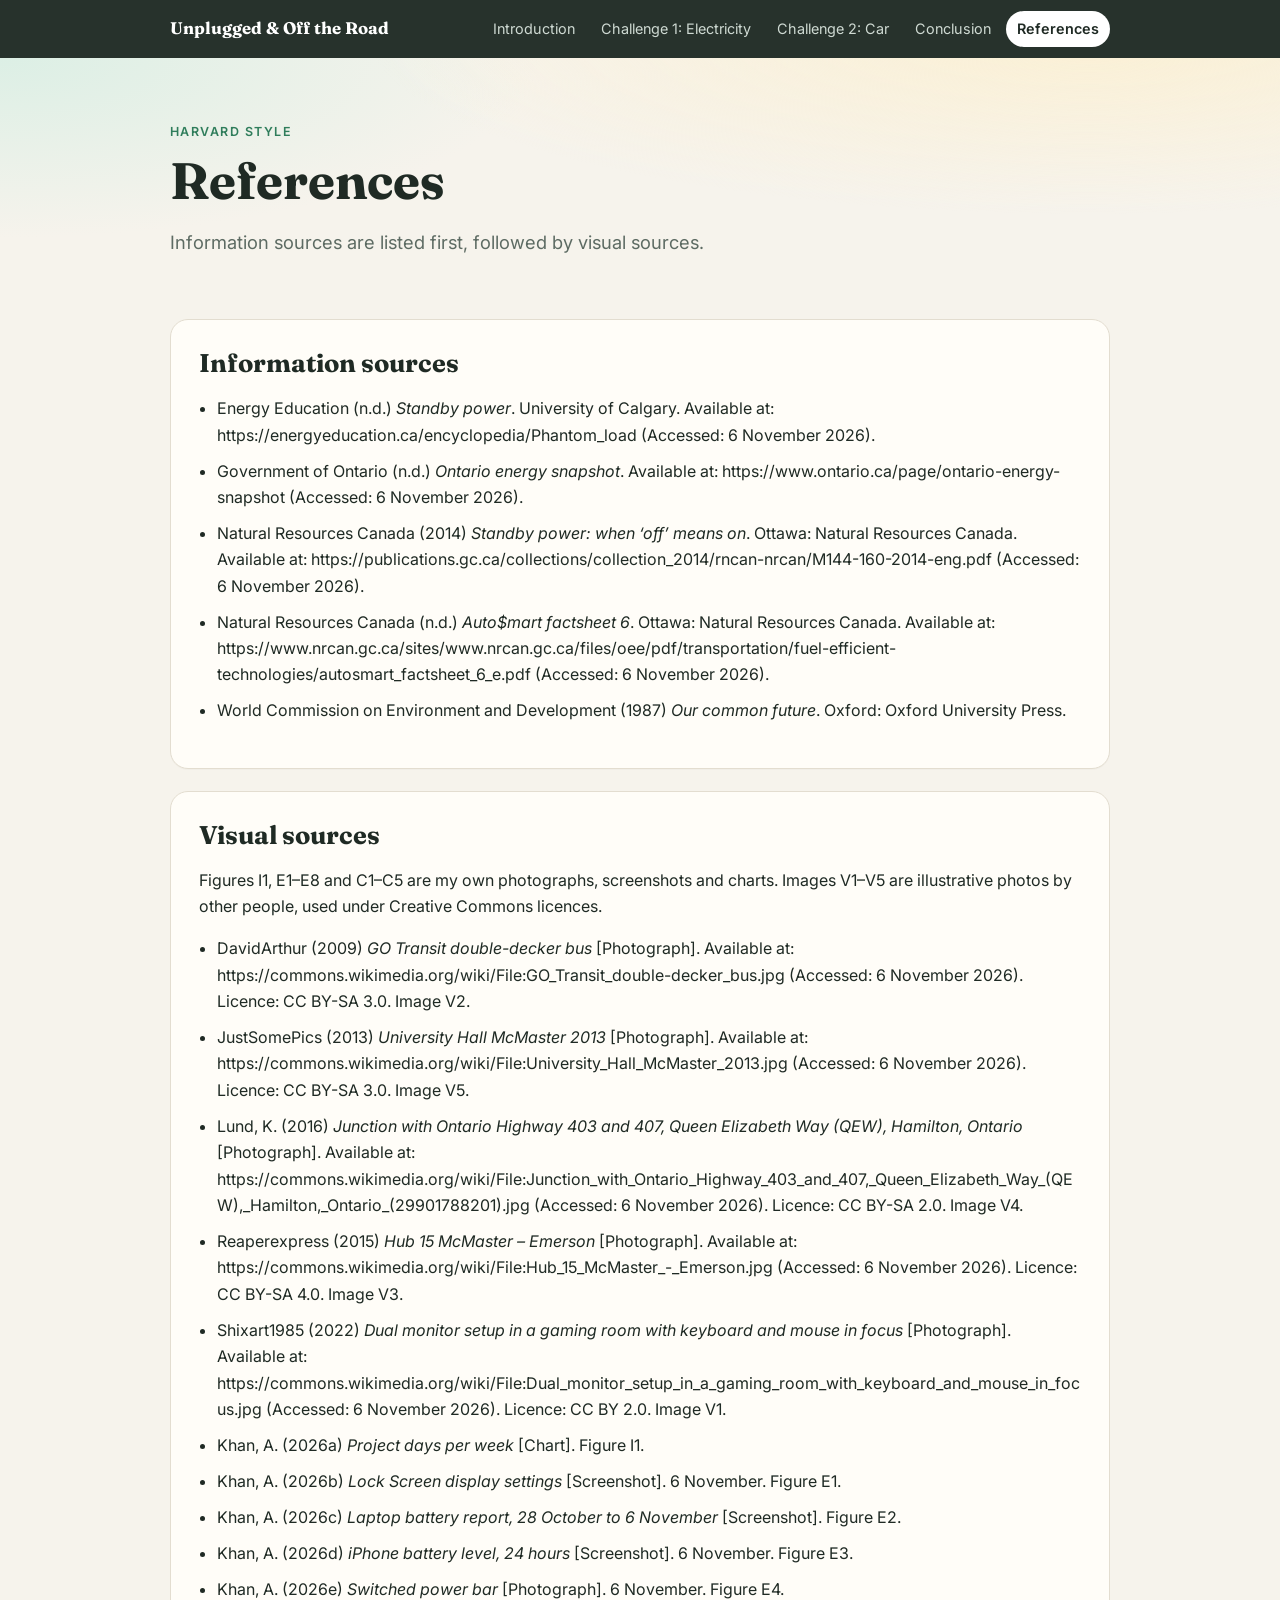
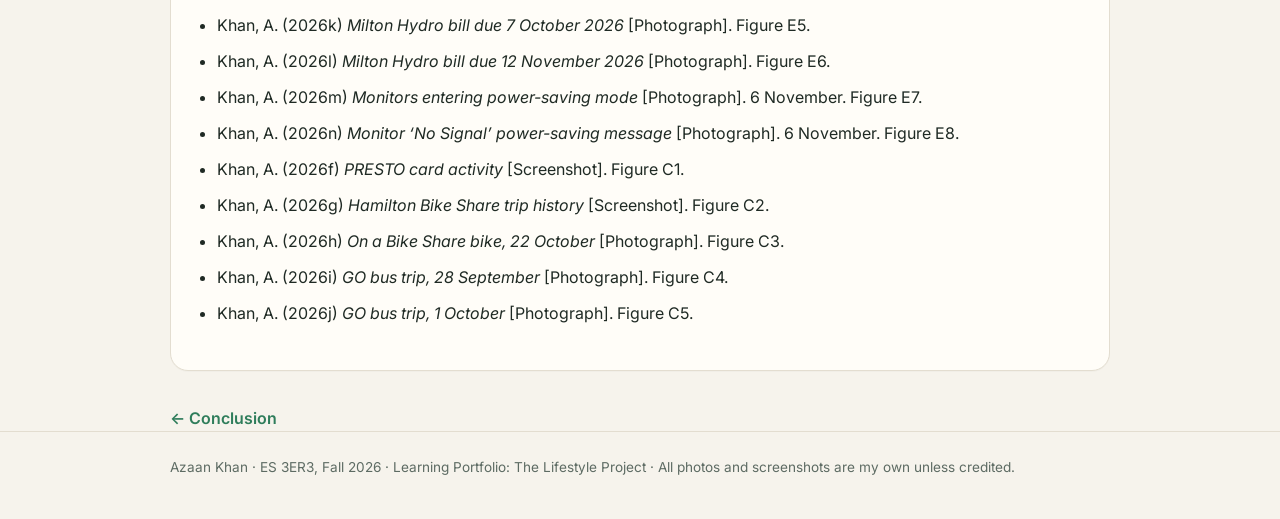
<file: references.html>
<!doctype html>
<html lang="en"><head><meta charset="utf-8"><meta name="viewport" content="width=device-width,initial-scale=1">
<title>References | Lifestyle Project</title>
<link rel="preconnect" href="https://fonts.googleapis.com"><link rel="preconnect" href="https://fonts.gstatic.com" crossorigin>
<link href="https://fonts.googleapis.com/css2?family=Fraunces:opsz,wght@9..144,500;9..144,700&family=Inter:wght@400;500;600&display=swap" rel="stylesheet">
<link rel="stylesheet" href="style.css"></head>
<body class="a-home">
<nav class="top"><div class="wrap"><a class="brand" href="index.html">Unplugged &amp; Off the Road</a><div class="links"><a href="index.html" class="">Introduction</a><a href="electricity.html" class="">Challenge 1: Electricity</a><a href="car.html" class="">Challenge 2: Car</a><a href="conclusion.html" class="">Conclusion</a><a href="references.html" class="on">References</a></div></div></nav>
<header class="hero"><div class="wrap"><p class="kicker">Harvard style</p><h1>References</h1><p class="lede">Information sources are listed first, followed by visual sources.</p></div></header>
<main class="wrap">
<section class="card">
<h2>Information sources</h2>
<ul class="refs">
<li>Energy Education (n.d.) <i>Standby power</i>. University of Calgary. Available at: https://energyeducation.ca/encyclopedia/Phantom_load (Accessed: 6 November 2026).</li>
<li>Government of Ontario (n.d.) <i>Ontario energy snapshot</i>. Available at: https://www.ontario.ca/page/ontario-energy-snapshot (Accessed: 6 November 2026).</li>
<li>Natural Resources Canada (2014) <i>Standby power: when &lsquo;off&rsquo; means on</i>. Ottawa: Natural Resources Canada. Available at: https://publications.gc.ca/collections/collection_2014/rncan-nrcan/M144-160-2014-eng.pdf (Accessed: 6 November 2026).</li>
<li>Natural Resources Canada (n.d.) <i>Auto$mart factsheet 6</i>. Ottawa: Natural Resources Canada. Available at: https://www.nrcan.gc.ca/sites/www.nrcan.gc.ca/files/oee/pdf/transportation/fuel-efficient-technologies/autosmart_factsheet_6_e.pdf (Accessed: 6 November 2026).</li>
<li>World Commission on Environment and Development (1987) <i>Our common future</i>. Oxford: Oxford University Press.</li>
</ul>
</section>
<section class="card">
<h2>Visual sources</h2>
<p>Figures I1, E1&ndash;E8 and C1&ndash;C5 are my own photographs, screenshots and charts. Images V1&ndash;V5 are illustrative photos by other people, used under Creative Commons licences.</p>
<ul class="refs">
<li>DavidArthur (2009) <i>GO Transit double-decker bus</i> [Photograph]. Available at: https://commons.wikimedia.org/wiki/File:GO_Transit_double-decker_bus.jpg (Accessed: 6 November 2026). Licence: CC BY-SA 3.0. Image V2.</li>
<li>JustSomePics (2013) <i>University Hall McMaster 2013</i> [Photograph]. Available at: https://commons.wikimedia.org/wiki/File:University_Hall_McMaster_2013.jpg (Accessed: 6 November 2026). Licence: CC BY-SA 3.0. Image V5.</li>
<li>Lund, K. (2016) <i>Junction with Ontario Highway 403 and 407, Queen Elizabeth Way (QEW), Hamilton, Ontario</i> [Photograph]. Available at: https://commons.wikimedia.org/wiki/File:Junction_with_Ontario_Highway_403_and_407,_Queen_Elizabeth_Way_(QEW),_Hamilton,_Ontario_(29901788201).jpg (Accessed: 6 November 2026). Licence: CC BY-SA 2.0. Image V4.</li>
<li>Reaperexpress (2015) <i>Hub 15 McMaster &ndash; Emerson</i> [Photograph]. Available at: https://commons.wikimedia.org/wiki/File:Hub_15_McMaster_-_Emerson.jpg (Accessed: 6 November 2026). Licence: CC BY-SA 4.0. Image V3.</li>
<li>Shixart1985 (2022) <i>Dual monitor setup in a gaming room with keyboard and mouse in focus</i> [Photograph]. Available at: https://commons.wikimedia.org/wiki/File:Dual_monitor_setup_in_a_gaming_room_with_keyboard_and_mouse_in_focus.jpg (Accessed: 6 November 2026). Licence: CC BY 2.0. Image V1.</li>
<li>Khan, A. (2026a) <i>Project days per week</i> [Chart]. Figure I1.</li>
<li>Khan, A. (2026b) <i>Lock Screen display settings</i> [Screenshot]. 6 November. Figure E1.</li>
<li>Khan, A. (2026c) <i>Laptop battery report, 28 October to 6 November</i> [Screenshot]. Figure E2.</li>
<li>Khan, A. (2026d) <i>iPhone battery level, 24 hours</i> [Screenshot]. 6 November. Figure E3.</li>
<li>Khan, A. (2026e) <i>Switched power bar</i> [Photograph]. 6 November. Figure E4.</li>
<li>Khan, A. (2026k) <i>Milton Hydro bill due 7 October 2026</i> [Photograph]. Figure E5.</li>
<li>Khan, A. (2026l) <i>Milton Hydro bill due 12 November 2026</i> [Photograph]. Figure E6.</li>
<li>Khan, A. (2026m) <i>Monitors entering power-saving mode</i> [Photograph]. 6 November. Figure E7.</li>
<li>Khan, A. (2026n) <i>Monitor &lsquo;No Signal&rsquo; power-saving message</i> [Photograph]. 6 November. Figure E8.</li>
<li>Khan, A. (2026f) <i>PRESTO card activity</i> [Screenshot]. Figure C1.</li>
<li>Khan, A. (2026g) <i>Hamilton Bike Share trip history</i> [Screenshot]. Figure C2.</li>
<li>Khan, A. (2026h) <i>On a Bike Share bike, 22 October</i> [Photograph]. Figure C3.</li>
<li>Khan, A. (2026i) <i>GO bus trip, 28 September</i> [Photograph]. Figure C4.</li>
<li>Khan, A. (2026j) <i>GO bus trip, 1 October</i> [Photograph]. Figure C5.</li>
</ul>
</section>
<div class="pager"><a href="conclusion.html">&larr; Conclusion</a><span></span></div></main>
<footer><div class="wrap">Azaan Khan &middot; ES 3ER3, Fall 2026 &middot; Learning Portfolio: The Lifestyle Project &middot; All photos and screenshots are my own unless credited.</div></footer>
</body></html>
</file>
<file: style.css>
:root{
  --bg:#f6f3ec; --paper:#fffdf8; --ink:#1f2a24; --muted:#5d6b63; --line:#e3ddd0;
  --elec:#e0a526; --elec-soft:#fbf0d4; --car:#2f7d5b; --car-soft:#dcefe5; --accent:#2f7d5b;
}
*{box-sizing:border-box}
html{scroll-behavior:smooth}
body{margin:0;background:var(--bg);color:var(--ink);font:16px/1.65 Inter,system-ui,sans-serif}
.wrap{max-width:980px;margin:0 auto;padding:0 20px}
a{color:var(--accent)}
h1,h2,h3,h4{font-family:Fraunces,Georgia,serif;line-height:1.2;margin:0 0 .5em}
h2{font-size:1.6rem} h3{font-size:1.2rem} h4{font-size:1.05rem;margin:.6em 0 .8em}
body.a-elec{--accent:#b07b0a} body.a-car{--accent:var(--car)}

/* nav */
nav.top{position:sticky;top:0;z-index:10;background:rgba(31,42,36,.96);backdrop-filter:blur(6px)}
nav.top .wrap{display:flex;align-items:center;justify-content:space-between;gap:16px;min-height:58px;flex-wrap:wrap}
nav.top .brand{color:#fff;text-decoration:none;font-family:Fraunces,serif;font-weight:700;font-size:1.05rem}
nav.top .links{display:flex;gap:4px;flex-wrap:wrap}
nav.top .links a{color:#cfdad3;text-decoration:none;font-size:.9rem;padding:6px 11px;border-radius:999px}
nav.top .links a:hover{background:rgba(255,255,255,.08);color:#fff}
nav.top .links a.on{background:#fff;color:var(--ink);font-weight:600}

/* hero */
.hero{padding:64px 0 40px;background:
  radial-gradient(1200px 300px at 85% -10%, var(--elec-soft), transparent 60%),
  radial-gradient(900px 300px at 0% 0%, var(--car-soft), transparent 60%)}
.a-elec .hero{background:linear-gradient(135deg,var(--elec-soft),var(--bg) 70%)}
.a-car .hero{background:linear-gradient(135deg,var(--car-soft),var(--bg) 70%)}
.hero h1{font-size:clamp(2rem,5vw,3.2rem);margin:.15em 0 .3em}
.kicker{text-transform:uppercase;letter-spacing:.12em;font-size:.78rem;font-weight:600;color:var(--accent);margin:0}
.lede{font-size:1.15rem;color:var(--muted);max-width:720px;margin:0}

main{padding:10px 0 40px}
.card{background:var(--paper);border:1px solid var(--line);border-radius:18px;padding:28px;margin:22px 0;box-shadow:0 1px 0 rgba(0,0,0,.02)}
.card.note{background:transparent;border-style:dashed}
.grid2{display:grid;grid-template-columns:1fr 1fr;gap:22px}
.grid2>.card{margin:0}
.grid2{margin:22px 0}
.small{font-size:.85rem;color:var(--muted)}

/* stats */
.stat{border-radius:18px;padding:22px 26px;color:var(--ink);font-weight:500}
.stat span{display:block;font-family:Fraunces,serif;font-size:2.8rem;font-weight:700;line-height:1}
.stat small{display:block;color:var(--muted);margin-top:4px}
.stat.elec{background:var(--elec-soft)} .stat.car{background:var(--car-soft)}
.habit.elec{border-top:5px solid var(--elec)} .habit.car{border-top:5px solid var(--car)}
.habit ul{padding-left:1.1em;margin:0} .habit li{margin:.35em 0}

.jump a.go{display:block;text-decoration:none;color:var(--ink);transition:transform .15s}
.jump a.go:hover{transform:translateY(-3px)}
.jump a.go span{display:block;font-size:.75rem;text-transform:uppercase;letter-spacing:.1em;color:var(--muted)}
.jump a.go b{display:block;font-family:Fraunces,serif;font-size:1.4rem;margin:.2em 0 .3em}
.jump .elec{border-left:6px solid var(--elec)} .jump .car{border-left:6px solid var(--car)}

/* chart */
.chart{width:100%;max-width:600px;display:block;margin:10px auto}
.chart .grid{stroke:var(--line);stroke-width:1}
.chart .ax{font-size:12px;fill:var(--muted);font-family:Inter,sans-serif}
.chart .val{font-size:12px;font-weight:600;fill:var(--ink);font-family:Inter,sans-serif}
.chart .goal{stroke:var(--ink);stroke-dasharray:4 4;opacity:.5}
.chart .goalt{font-size:11px;fill:var(--muted);font-family:Inter,sans-serif}

/* goals + steps */
ol.goals{padding-left:1.2em} ol.goals li{margin:.4em 0}
.steps{display:grid;grid-template-columns:repeat(auto-fit,minmax(200px,1fr));gap:12px;margin:14px 0}
.steps div{background:var(--bg);border-radius:12px;padding:14px 16px;font-size:.95rem}
.steps span{display:block;font-weight:700;font-size:.78rem;text-transform:uppercase;letter-spacing:.08em;color:var(--accent);margin-bottom:4px}

/* journal */
.week{border-left:3px solid var(--accent);padding:4px 0 6px 20px;margin:26px 0}
.whead{display:flex;justify-content:space-between;align-items:center;flex-wrap:wrap;gap:8px}
.wnum{font-family:Fraunces,serif;font-weight:700;font-size:1.25rem;margin-right:10px}
.wdates{color:var(--muted);font-size:.9rem}
.score{font-size:.9rem;color:var(--muted);display:flex;align-items:center;gap:8px}
.score b{color:var(--ink)}
.dots{display:inline-flex;gap:4px}
.dots i{width:12px;height:12px;border-radius:50%;border:2px solid var(--accent);display:inline-block}
.dots i.d{background:var(--accent)}
.entry{display:grid;grid-template-columns:110px 1fr;gap:14px;padding:12px 0;border-top:1px solid var(--line)}
.entry .date{font-weight:600;font-size:.9rem;padding-top:2px}
.entry p{margin:.2em 0}
.tag{display:inline-block;font-size:.7rem;text-transform:uppercase;letter-spacing:.08em;font-weight:700;background:var(--bg);border-radius:6px;padding:2px 8px;color:var(--accent)}
.evref{display:inline-block;font-size:.8rem;color:var(--muted);margin-top:4px}
.wnote{background:var(--bg);border-radius:12px;padding:12px 16px;font-size:.92rem}

/* table */
table{width:100%;border-collapse:collapse;font-size:.92rem;margin:14px 0;display:block;overflow-x:auto}
thead,tbody{width:100%}
th,td{text-align:left;padding:10px 12px;border-bottom:1px solid var(--line);vertical-align:top}
th{font-size:.78rem;text-transform:uppercase;letter-spacing:.06em;color:var(--muted)}
tr.tot td{font-weight:600;background:var(--bg)}
.callout{font-family:Fraunces,serif;font-size:1.3rem;background:var(--car-soft);border-radius:14px;padding:18px 22px}

/* gallery */
.gallery{display:grid;grid-template-columns:repeat(auto-fill,minmax(260px,1fr));gap:20px}
figure{margin:0;background:var(--bg);border-radius:14px;overflow:hidden;display:flex;flex-direction:column}
figure img{width:100%;height:300px;object-fit:cover;object-position:top;display:block;background:#222}
figure a:hover img{opacity:.92}
figcaption{padding:12px 14px;font-size:.86rem;color:var(--muted)}
figcaption b{color:var(--ink)}

ul.refs{padding-left:1.1em} ul.refs li{margin:.6em 0;word-break:break-word}

.pager{display:flex;justify-content:space-between;margin:34px 0 0;font-weight:600}
.pager a{text-decoration:none}
footer{border-top:1px solid var(--line);padding:24px 0 40px;color:var(--muted);font-size:.85rem}

@media (max-width:720px){
  .grid2{grid-template-columns:1fr}
  .card{padding:20px}
  .entry{grid-template-columns:1fr;gap:4px}
  nav.top .links a{padding:5px 8px;font-size:.82rem}
}

/* illustrative thumbnails */
figure.thumb{float:right;width:260px;margin:0 0 14px 22px;background:var(--bg)}
figure.thumb img,figure.top img,figure.banner img,figure.inline img{height:auto;object-fit:cover;background:none}
figure.thumb img{height:170px}
figure.top{margin:-28px -28px 18px;border-radius:18px 18px 0 0;background:var(--bg)}
figure.top img{height:150px}
figure.banner{margin:-28px -28px 20px;border-radius:18px 18px 0 0}
figure.banner img{height:190px;object-position:center 40%}
figure.inline{max-width:420px;margin:6px 0 10px}
figure.inline img{height:180px}
figure.thumb figcaption,figure.top figcaption,figure.banner figcaption,figure.inline figcaption{font-size:.72rem;padding:6px 10px}
.habit.elec,.habit.car{overflow:hidden}
@media (max-width:720px){figure.thumb{float:none;width:auto;margin:0 0 14px}figure.top,figure.banner{margin:-20px -20px 16px}}
figure.top img{object-position:center 80%}
</file>
